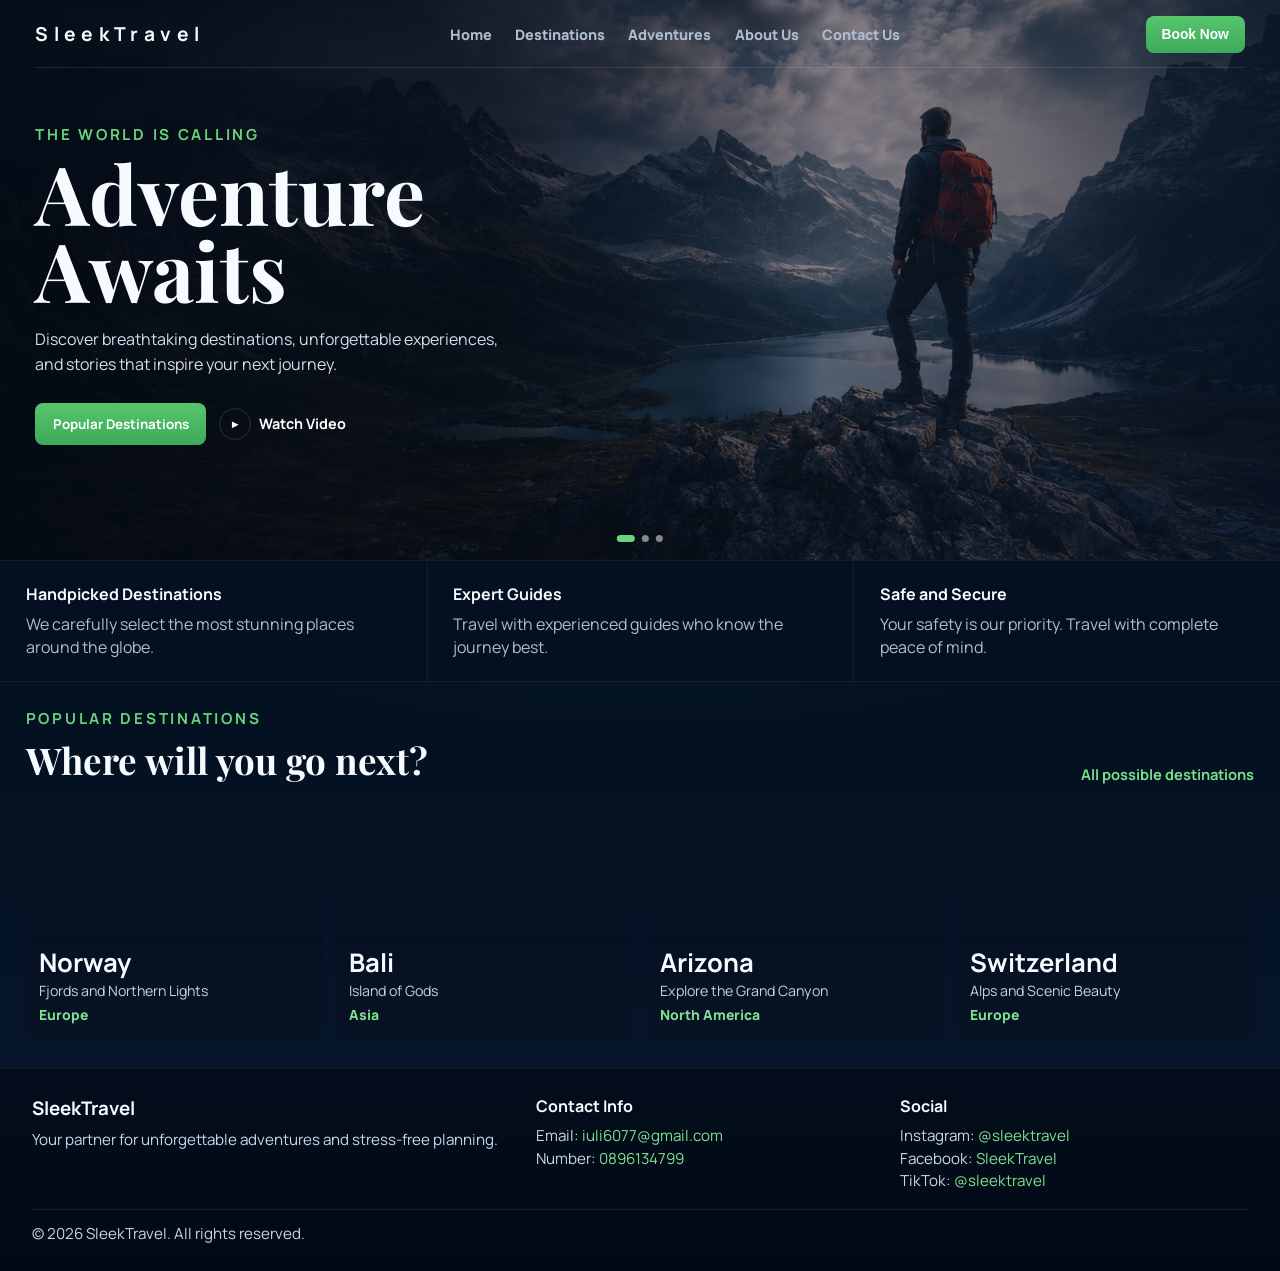
<file: index.html>
<!DOCTYPE html>
<html lang="en">
<head>
    <meta charset="UTF-8" />
    <meta name="viewport" content="width=device-width, initial-scale=1.0" />
    <link rel="preconnect" href="https://fonts.googleapis.com" />
    <link rel="preconnect" href="https://fonts.gstatic.com" crossorigin />
    <link href="https://fonts.googleapis.com/css2?family=Manrope:wght@400;500;600;700&family=Playfair+Display:wght@700;800&display=swap" rel="stylesheet" />
    <title>Sleektravel</title>
    <link rel="stylesheet" href="style.css" />
</head>
<body>
    <main class="page-wrap">
        <section class="hero" id="home">
            <header class="top-nav">
                <h1 class="logo">SleekTravel</h1>
                <ul class="nav-links">
                    <li><a href="#home">Home</a></li>
                    <li><a href="destinations.html">Destinations</a></li>
                    <li><a href="adventures.html">Adventures</a></li>
                    <li><a href="about.html">About Us</a></li>
                    <li><a href="#footer-contact">Contact Us</a></li>
                </ul>
                <button class="book-btn" type="button">Book Now</button>
            </header>

            <div class="hero-content">
                <p class="hero-kicker">THE WORLD IS CALLING</p>
                <h2>Adventure<br />Awaits</h2>
                <p class="hero-copy">
                    Discover breathtaking destinations, unforgettable experiences,
                    and stories that inspire your next journey.
                </p>
                <div class="hero-actions">
                    <a href="#destinations"><button class="primary-btn" type="button">Popular Destinations</button></a>
                    <button class="ghost-btn" type="button">
                        <span class="play-icon" aria-hidden="true">&#9658;</span>
                        Watch Video
                    </button>
                </div>
            </div>

            <div class="hero-dots" aria-label="hero slider indicator">
                <button class="dot active" type="button" aria-label="Slide 1"></button>
                <button class="dot" type="button" aria-label="Slide 2"></button>
                <button class="dot" type="button" aria-label="Slide 3"></button>
            </div>
        </section>

        <section class="feature-strip" aria-label="Why travel with us">
            <article class="feature-item">
                <h3>Handpicked Destinations</h3>
                <p>We carefully select the most stunning places around the globe.</p>
            </article>
            <article class="feature-item">
                <h3>Expert Guides</h3>
                <p>Travel with experienced guides who know the journey best.</p>
            </article>
            <article class="feature-item">
                <h3>Safe and Secure</h3>
                <p>Your safety is our priority. Travel with complete peace of mind.</p>
            </article>
        </section>

        <section class="destinations" id="destinations">
            <div class="section-head">
                <div>
                    <p class="hero-kicker">POPULAR DESTINATIONS</p>
                    <h3>Where will you go next?</h3>
                </div>
                <a class="view-all" href="destinations.html">All possible destinations</a>
            </div>

            <div class="card-grid">
                <article class="place-card card-1">
                    <div class="card-overlay">
                        <h4>Norway</h4>
                        <p>Fjords and Northern Lights</p>
                        <span>Europe</span>
                    </div>
                </article>
                <article class="place-card card-2">
                    <div class="card-overlay">
                        <h4>Bali</h4>
                        <p>Island of Gods</p>
                        <span>Asia</span>
                    </div>
                </article>
                <article class="place-card card-3">
                    <div class="card-overlay">
                        <h4>Arizona</h4>
                        <p>Explore the Grand Canyon</p>
                        <span>North America</span>
                    </div>
                </article>
                <article class="place-card card-4">
                    <div class="card-overlay">
                        <h4>Switzerland</h4>
                        <p>Alps and Scenic Beauty</p>
                        <span>Europe</span>
                    </div>
                </article>
            </div>
        </section>
    </main>
    <footer id="footer-contact" class="site-footer">
        <div class="footer-grid">
            <div>
                <h3>SleekTravel</h3>
                <p>Your partner for unforgettable adventures and stress-free planning.</p>
            </div>
            <div>
                <h4>Contact Info</h4>
                <p>Email: <a href="mailto:iuli6077@gmail.com">iuli6077@gmail.com</a></p>
                <p>Number: <a href="tel:0896134799">0896134799</a></p>
            </div>
            <div>
                <h4>Social</h4>
                <p>Instagram: <a href="https://instagram.com/sleektravel" target="_blank" rel="noopener noreferrer">@sleektravel</a></p>
                <p>Facebook: <a href="https://facebook.com/sleektravel" target="_blank" rel="noopener noreferrer">SleekTravel</a></p>
                <p>TikTok: <a href="https://tiktok.com/@sleektravel" target="_blank" rel="noopener noreferrer">@sleektravel</a></p>
            </div>
        </div>
        <p class="footer-note">© 2026 SleekTravel. All rights reserved.</p>
    </footer>
	<script src="script.js"></script>
</body>
</html>
</file>
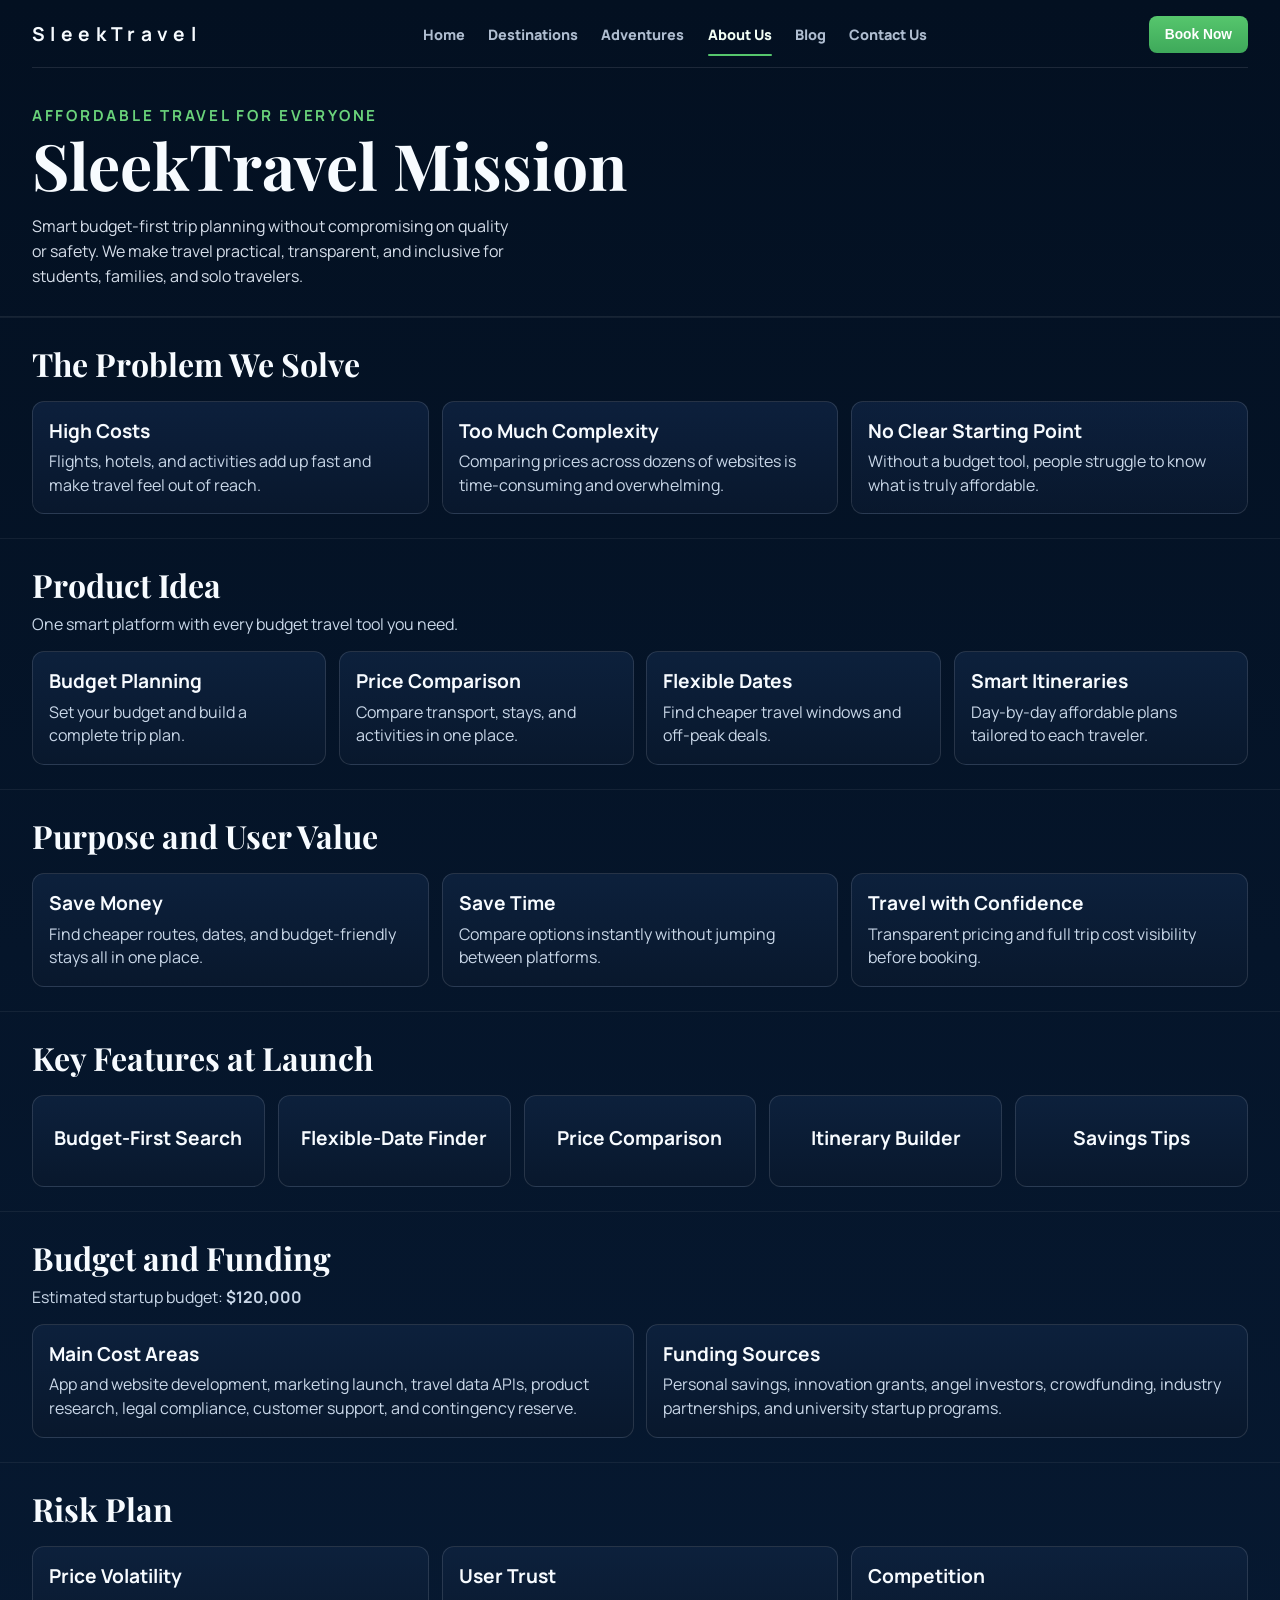
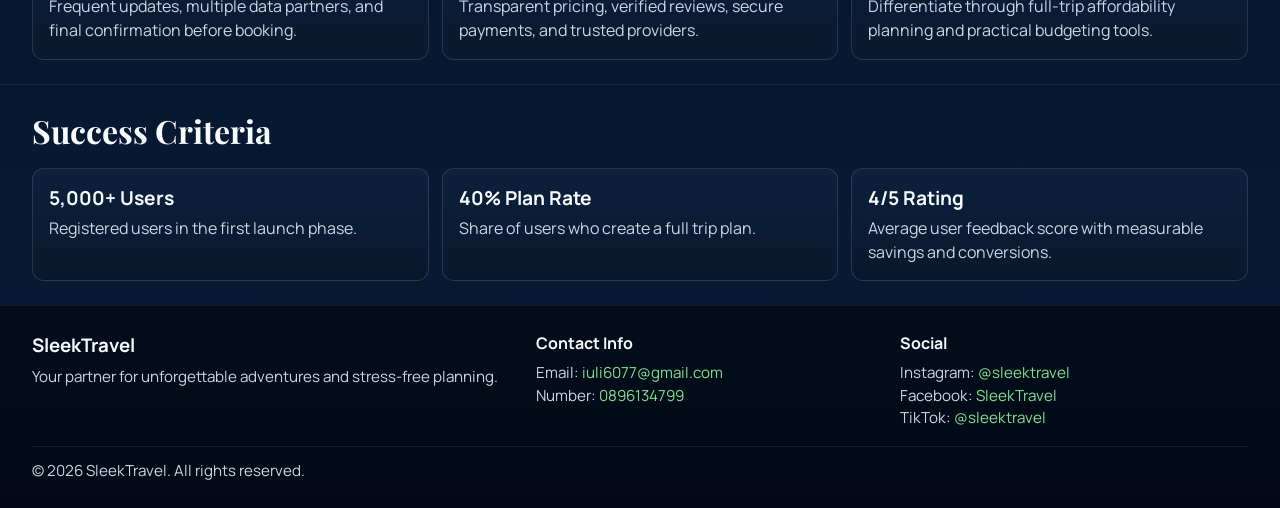
<file: about.html>
<!DOCTYPE html>
<html lang="en">
<head>
    <meta charset="UTF-8" />
    <meta name="viewport" content="width=device-width, initial-scale=1.0" />
    <link rel="preconnect" href="https://fonts.googleapis.com" />
    <link rel="preconnect" href="https://fonts.gstatic.com" crossorigin />
    <link href="https://fonts.googleapis.com/css2?family=Manrope:wght@400;500;600;700&family=Playfair+Display:wght@700;800&display=swap" rel="stylesheet" />
    <title>About SleekTravel</title>
    <link rel="stylesheet" href="style.css" />
</head>
<body>
    <main class="page-wrap about-page-wrap">
        <section class="about-hero" id="about-top">
            <header class="top-nav">
                <h1 class="logo">SleekTravel</h1>
                <ul class="nav-links">
                    <li><a href="index.html">Home</a></li>
                    <li><a href="destinations.html">Destinations</a></li>
                    <li><a href="adventures.html">Adventures</a></li>
                    <li><a class="active" href="about.html">About Us</a></li>
                    <li><a href="#">Blog</a></li>
                    <li><a href="#footer-contact">Contact Us</a></li>
                </ul>
                <button class="book-btn" type="button">Book Now</button>
            </header>

            <div class="about-hero-content">
                <p class="hero-kicker">AFFORDABLE TRAVEL FOR EVERYONE</p>
                <h2>SleekTravel Mission</h2>
                <p class="hero-copy">
                    Smart budget-first trip planning without compromising on quality or safety.
                    We make travel practical, transparent, and inclusive for students, families,
                    and solo travelers.
                </p>
            </div>
        </section>

        <section class="about-section">
            <h3>The Problem We Solve</h3>
            <div class="about-grid three">
                <article class="about-card">
                    <h4>High Costs</h4>
                    <p>Flights, hotels, and activities add up fast and make travel feel out of reach.</p>
                </article>
                <article class="about-card">
                    <h4>Too Much Complexity</h4>
                    <p>Comparing prices across dozens of websites is time-consuming and overwhelming.</p>
                </article>
                <article class="about-card">
                    <h4>No Clear Starting Point</h4>
                    <p>Without a budget tool, people struggle to know what is truly affordable.</p>
                </article>
            </div>
        </section>

        <section class="about-section">
            <h3>Product Idea</h3>
            <p class="about-lead">One smart platform with every budget travel tool you need.</p>
            <div class="about-grid four">
                <article class="about-card">
                    <h4>Budget Planning</h4>
                    <p>Set your budget and build a complete trip plan.</p>
                </article>
                <article class="about-card">
                    <h4>Price Comparison</h4>
                    <p>Compare transport, stays, and activities in one place.</p>
                </article>
                <article class="about-card">
                    <h4>Flexible Dates</h4>
                    <p>Find cheaper travel windows and off-peak deals.</p>
                </article>
                <article class="about-card">
                    <h4>Smart Itineraries</h4>
                    <p>Day-by-day affordable plans tailored to each traveler.</p>
                </article>
            </div>
        </section>

        <section class="about-section">
            <h3>Purpose and User Value</h3>
            <div class="about-grid three">
                <article class="about-card">
                    <h4>Save Money</h4>
                    <p>Find cheaper routes, dates, and budget-friendly stays all in one place.</p>
                </article>
                <article class="about-card">
                    <h4>Save Time</h4>
                    <p>Compare options instantly without jumping between platforms.</p>
                </article>
                <article class="about-card">
                    <h4>Travel with Confidence</h4>
                    <p>Transparent pricing and full trip cost visibility before booking.</p>
                </article>
            </div>
        </section>

        <section class="about-section">
            <h3>Key Features at Launch</h3>
            <div class="about-grid five">
                <article class="about-card small">
                    <h4>Budget-First Search</h4>
                </article>
                <article class="about-card small">
                    <h4>Flexible-Date Finder</h4>
                </article>
                <article class="about-card small">
                    <h4>Price Comparison</h4>
                </article>
                <article class="about-card small">
                    <h4>Itinerary Builder</h4>
                </article>
                <article class="about-card small">
                    <h4>Savings Tips</h4>
                </article>
            </div>
        </section>

        <section class="about-section">
            <h3>Budget and Funding</h3>
            <p class="about-lead">Estimated startup budget: <strong>$120,000</strong></p>
            <div class="about-grid two">
                <article class="about-card">
                    <h4>Main Cost Areas</h4>
                    <p>App and website development, marketing launch, travel data APIs, product research, legal compliance, customer support, and contingency reserve.</p>
                </article>
                <article class="about-card">
                    <h4>Funding Sources</h4>
                    <p>Personal savings, innovation grants, angel investors, crowdfunding, industry partnerships, and university startup programs.</p>
                </article>
            </div>
        </section>

        <section class="about-section">
            <h3>Risk Plan</h3>
            <div class="about-grid three">
                <article class="about-card">
                    <h4>Price Volatility</h4>
                    <p>Frequent updates, multiple data partners, and final confirmation before booking.</p>
                </article>
                <article class="about-card">
                    <h4>User Trust</h4>
                    <p>Transparent pricing, verified reviews, secure payments, and trusted providers.</p>
                </article>
                <article class="about-card">
                    <h4>Competition</h4>
                    <p>Differentiate through full-trip affordability planning and practical budgeting tools.</p>
                </article>
            </div>
        </section>

        <section class="about-section">
            <h3>Success Criteria</h3>
            <div class="about-grid three">
                <article class="about-card">
                    <h4>5,000+ Users</h4>
                    <p>Registered users in the first launch phase.</p>
                </article>
                <article class="about-card">
                    <h4>40% Plan Rate</h4>
                    <p>Share of users who create a full trip plan.</p>
                </article>
                <article class="about-card">
                    <h4>4/5 Rating</h4>
                    <p>Average user feedback score with measurable savings and conversions.</p>
                </article>
            </div>
        </section>
    </main>

    <footer id="footer-contact" class="site-footer">
        <div class="footer-grid">
            <div>
                <h3>SleekTravel</h3>
                <p>Your partner for unforgettable adventures and stress-free planning.</p>
            </div>
            <div>
                <h4>Contact Info</h4>
                <p>Email: <a href="mailto:iuli6077@gmail.com">iuli6077@gmail.com</a></p>
                <p>Number: <a href="tel:0896134799">0896134799</a></p>
            </div>
            <div>
                <h4>Social</h4>
                <p>Instagram: <a href="https://instagram.com/sleektravel" target="_blank" rel="noopener noreferrer">@sleektravel</a></p>
                <p>Facebook: <a href="https://facebook.com/sleektravel" target="_blank" rel="noopener noreferrer">SleekTravel</a></p>
                <p>TikTok: <a href="https://tiktok.com/@sleektravel" target="_blank" rel="noopener noreferrer">@sleektravel</a></p>
            </div>
        </div>
        <p class="footer-note">© 2026 SleekTravel. All rights reserved.</p>
    </footer>

    <script src="script.js"></script>
</body>
</html>
</file>
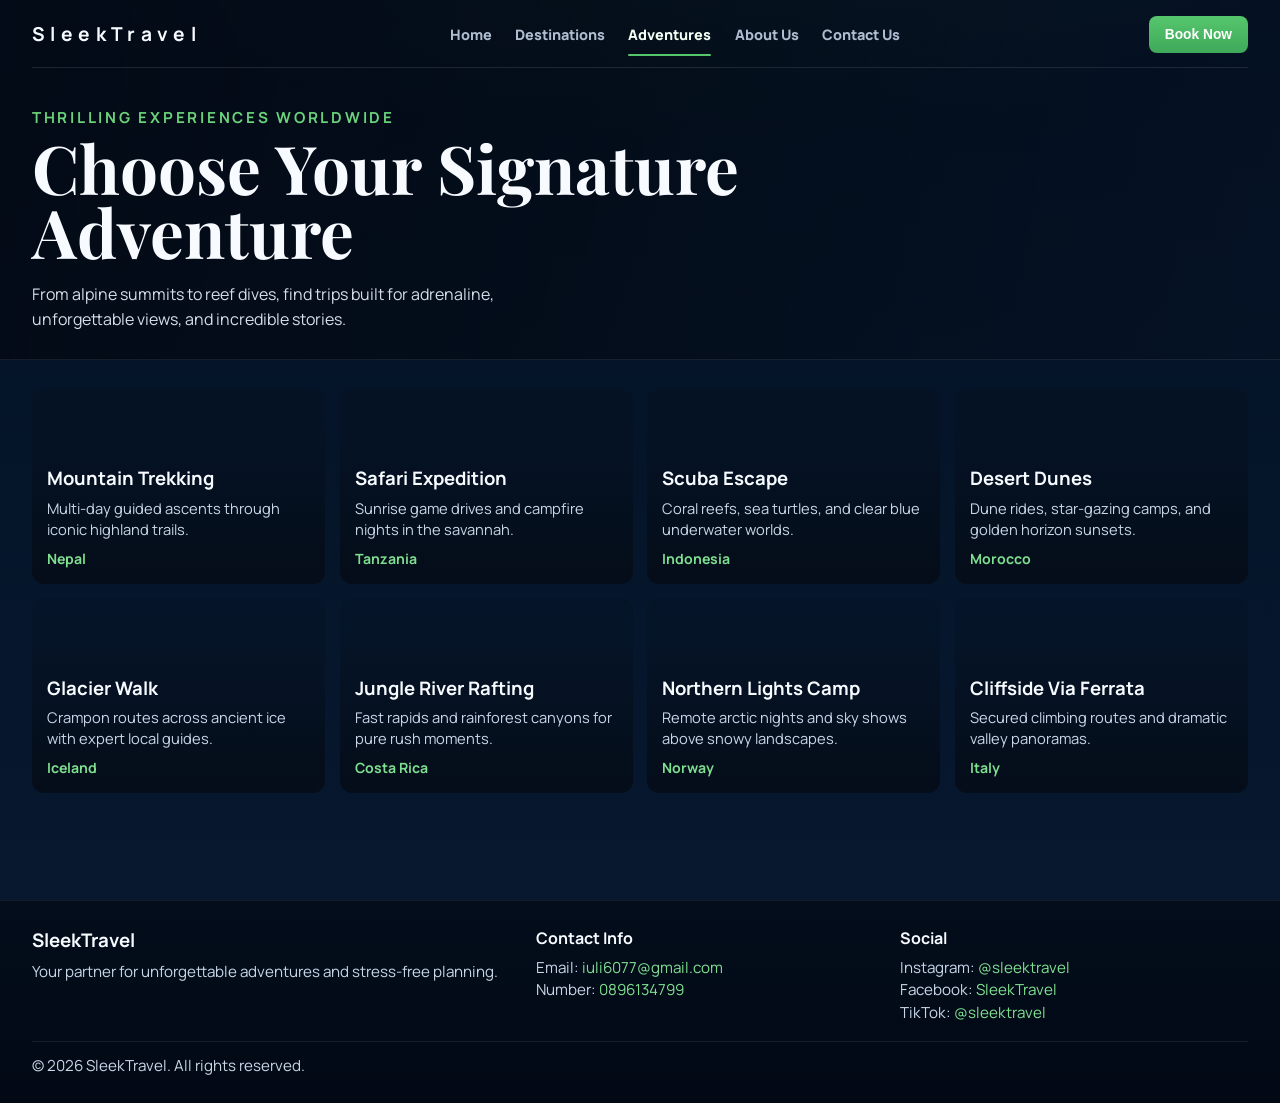
<file: adventures.html>
<!DOCTYPE html>
<html lang="en">
<head>
    <meta charset="UTF-8" />
    <meta name="viewport" content="width=device-width, initial-scale=1.0" />
    <link rel="preconnect" href="https://fonts.googleapis.com" />
    <link rel="preconnect" href="https://fonts.gstatic.com" crossorigin />
    <link href="https://fonts.googleapis.com/css2?family=Manrope:wght@400;500;600;700&family=Playfair+Display:wght@700;800&display=swap" rel="stylesheet" />
    <title>SleekTravel Adventures</title>
    <link rel="stylesheet" href="style.css" />
</head>
<body>
    <main class="page-wrap adventures-page-wrap">
        <section class="adventures-hero">
            <header class="top-nav">
                <h1 class="logo">SleekTravel</h1>
                <ul class="nav-links">
                    <li><a href="index.html">Home</a></li>
                    <li><a href="destinations.html">Destinations</a></li>
                    <li><a class="active" href="adventures.html">Adventures</a></li>
                    <li><a href="about.html">About Us</a></li>
                    <li><a href="#footer-contact">Contact Us</a></li>
                </ul>
                <button class="book-btn" type="button">Book Now</button>
            </header>

            <div class="adventures-hero-content">
                <p class="hero-kicker">THRILLING EXPERIENCES WORLDWIDE</p>
                <h2>Choose Your Signature Adventure</h2>
                <p class="hero-copy">
                    From alpine summits to reef dives, find trips built for adrenaline,
                    unforgettable views, and incredible stories.
                </p>
            </div>
        </section>

        <section class="adventures-listing" aria-label="Adventure experiences">
            <div class="adventures-grid">
                <article class="adventure-tile at-1">
                    <h3>Mountain Trekking</h3>
                    <p>Multi-day guided ascents through iconic highland trails.</p>
                    <span>Nepal</span>
                </article>
                <article class="adventure-tile at-2">
                    <h3>Safari Expedition</h3>
                    <p>Sunrise game drives and campfire nights in the savannah.</p>
                    <span>Tanzania</span>
                </article>
                <article class="adventure-tile at-3">
                    <h3>Scuba Escape</h3>
                    <p>Coral reefs, sea turtles, and clear blue underwater worlds.</p>
                    <span>Indonesia</span>
                </article>
                <article class="adventure-tile at-4">
                    <h3>Desert Dunes</h3>
                    <p>Dune rides, star-gazing camps, and golden horizon sunsets.</p>
                    <span>Morocco</span>
                </article>
                <article class="adventure-tile at-5">
                    <h3>Glacier Walk</h3>
                    <p>Crampon routes across ancient ice with expert local guides.</p>
                    <span>Iceland</span>
                </article>
                <article class="adventure-tile at-6">
                    <h3>Jungle River Rafting</h3>
                    <p>Fast rapids and rainforest canyons for pure rush moments.</p>
                    <span>Costa Rica</span>
                </article>
                <article class="adventure-tile at-7">
                    <h3>Northern Lights Camp</h3>
                    <p>Remote arctic nights and sky shows above snowy landscapes.</p>
                    <span>Norway</span>
                </article>
                <article class="adventure-tile at-8">
                    <h3>Cliffside Via Ferrata</h3>
                    <p>Secured climbing routes and dramatic valley panoramas.</p>
                    <span>Italy</span>
                </article>
            </div>
        </section>
    </main>

    <footer id="footer-contact" class="site-footer">
        <div class="footer-grid">
            <div>
                <h3>SleekTravel</h3>
                <p>Your partner for unforgettable adventures and stress-free planning.</p>
            </div>
            <div>
                <h4>Contact Info</h4>
                <p>Email: <a href="mailto:iuli6077@gmail.com">iuli6077@gmail.com</a></p>
                <p>Number: <a href="tel:0896134799">0896134799</a></p>
            </div>
            <div>
                <h4>Social</h4>
                <p>Instagram: <a href="https://instagram.com/sleektravel" target="_blank" rel="noopener noreferrer">@sleektravel</a></p>
                <p>Facebook: <a href="https://facebook.com/sleektravel" target="_blank" rel="noopener noreferrer">SleekTravel</a></p>
                <p>TikTok: <a href="https://tiktok.com/@sleektravel" target="_blank" rel="noopener noreferrer">@sleektravel</a></p>
            </div>
        </div>
        <p class="footer-note">© 2026 SleekTravel. All rights reserved.</p>
    </footer>

    <script src="script.js"></script>
</body>
</html>
</file>
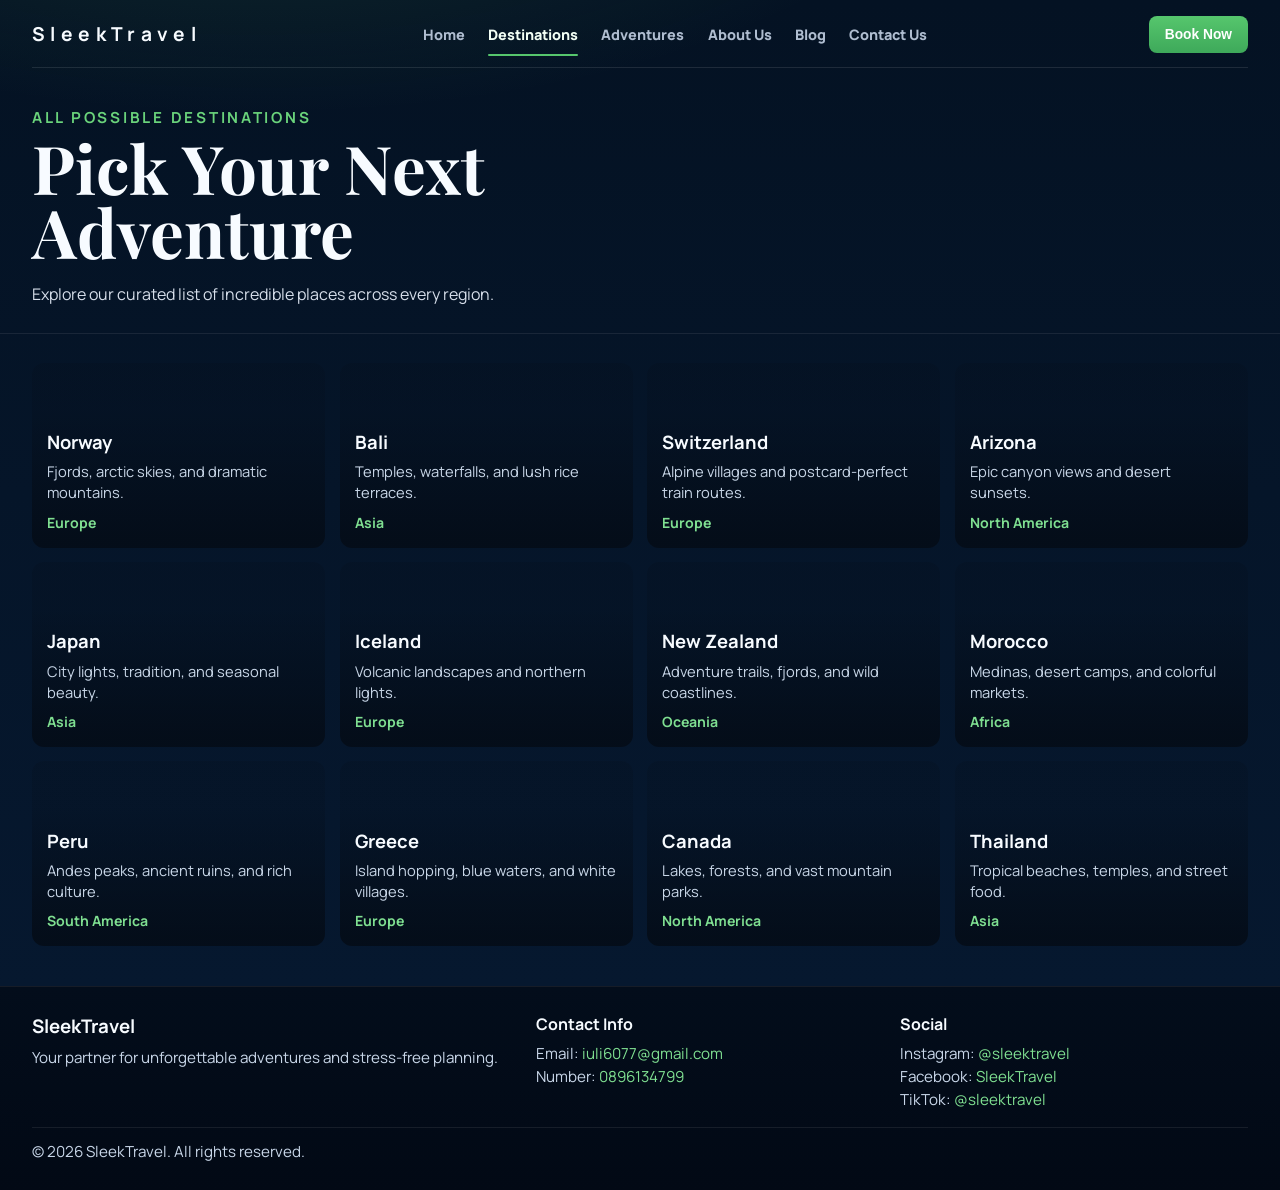
<file: destinations.html>
<!DOCTYPE html>
<html lang="en">
<head>
    <meta charset="UTF-8" />
    <meta name="viewport" content="width=device-width, initial-scale=1.0" />
    <link rel="preconnect" href="https://fonts.googleapis.com" />
    <link rel="preconnect" href="https://fonts.gstatic.com" crossorigin />
    <link href="https://fonts.googleapis.com/css2?family=Manrope:wght@400;500;600;700&family=Playfair+Display:wght@700;800&display=swap" rel="stylesheet" />
    <title>SleekTravel Destinations</title>
    <link rel="stylesheet" href="style.css" />
</head>
<body>
    <main class="page-wrap destinations-page-wrap">
        <section class="destinations-hero">
            <header class="top-nav">
                <h1 class="logo">SleekTravel</h1>
                <ul class="nav-links">
                    <li><a href="index.html">Home</a></li>
                    <li><a class="active" href="destinations.html">Destinations</a></li>
                    <li><a href="adventures.html">Adventures</a></li>
                    <li><a href="about.html">About Us</a></li>
                    <li><a href="#">Blog</a></li>
                    <li><a href="#footer-contact">Contact Us</a></li>
                </ul>
                <button class="book-btn" type="button">Book Now</button>
            </header>

            <div class="destinations-hero-content">
                <p class="hero-kicker">ALL POSSIBLE DESTINATIONS</p>
                <h2>Pick Your Next Adventure</h2>
                <p class="hero-copy">
                    Explore our curated list of incredible places across every region.
                </p>
            </div>
        </section>

        <section class="destinations-listing">
            <div class="destinations-grid">
                <article class="destination-tile dt-1">
                    <h3>Norway</h3>
                    <p>Fjords, arctic skies, and dramatic mountains.</p>
                    <span>Europe</span>
                </article>
                <article class="destination-tile dt-2">
                    <h3>Bali</h3>
                    <p>Temples, waterfalls, and lush rice terraces.</p>
                    <span>Asia</span>
                </article>
                <article class="destination-tile dt-3">
                    <h3>Switzerland</h3>
                    <p>Alpine villages and postcard-perfect train routes.</p>
                    <span>Europe</span>
                </article>
                <article class="destination-tile dt-4">
                    <h3>Arizona</h3>
                    <p>Epic canyon views and desert sunsets.</p>
                    <span>North America</span>
                </article>
                <article class="destination-tile dt-5">
                    <h3>Japan</h3>
                    <p>City lights, tradition, and seasonal beauty.</p>
                    <span>Asia</span>
                </article>
                <article class="destination-tile dt-6">
                    <h3>Iceland</h3>
                    <p>Volcanic landscapes and northern lights.</p>
                    <span>Europe</span>
                </article>
                <article class="destination-tile dt-7">
                    <h3>New Zealand</h3>
                    <p>Adventure trails, fjords, and wild coastlines.</p>
                    <span>Oceania</span>
                </article>
                <article class="destination-tile dt-8">
                    <h3>Morocco</h3>
                    <p>Medinas, desert camps, and colorful markets.</p>
                    <span>Africa</span>
                </article>
                <article class="destination-tile dt-9">
                    <h3>Peru</h3>
                    <p>Andes peaks, ancient ruins, and rich culture.</p>
                    <span>South America</span>
                </article>
                <article class="destination-tile dt-10">
                    <h3>Greece</h3>
                    <p>Island hopping, blue waters, and white villages.</p>
                    <span>Europe</span>
                </article>
                <article class="destination-tile dt-11">
                    <h3>Canada</h3>
                    <p>Lakes, forests, and vast mountain parks.</p>
                    <span>North America</span>
                </article>
                <article class="destination-tile dt-12">
                    <h3>Thailand</h3>
                    <p>Tropical beaches, temples, and street food.</p>
                    <span>Asia</span>
                </article>
            </div>
        </section>
    </main>
    <footer id="footer-contact" class="site-footer">
        <div class="footer-grid">
            <div>
                <h3>SleekTravel</h3>
                <p>Your partner for unforgettable adventures and stress-free planning.</p>
            </div>
            <div>
                <h4>Contact Info</h4>
                <p>Email: <a href="mailto:iuli6077@gmail.com">iuli6077@gmail.com</a></p>
                <p>Number: <a href="tel:0896134799">0896134799</a></p>
            </div>
            <div>
                <h4>Social</h4>
                <p>Instagram: <a href="https://instagram.com/sleektravel" target="_blank" rel="noopener noreferrer">@sleektravel</a></p>
                <p>Facebook: <a href="https://facebook.com/sleektravel" target="_blank" rel="noopener noreferrer">SleekTravel</a></p>
                <p>TikTok: <a href="https://tiktok.com/@sleektravel" target="_blank" rel="noopener noreferrer">@sleektravel</a></p>
            </div>
        </div>
        <p class="footer-note">© 2026 SleekTravel. All rights reserved.</p>
    </footer>
    <script src="script.js"></script>
</body>
</html>
</file>
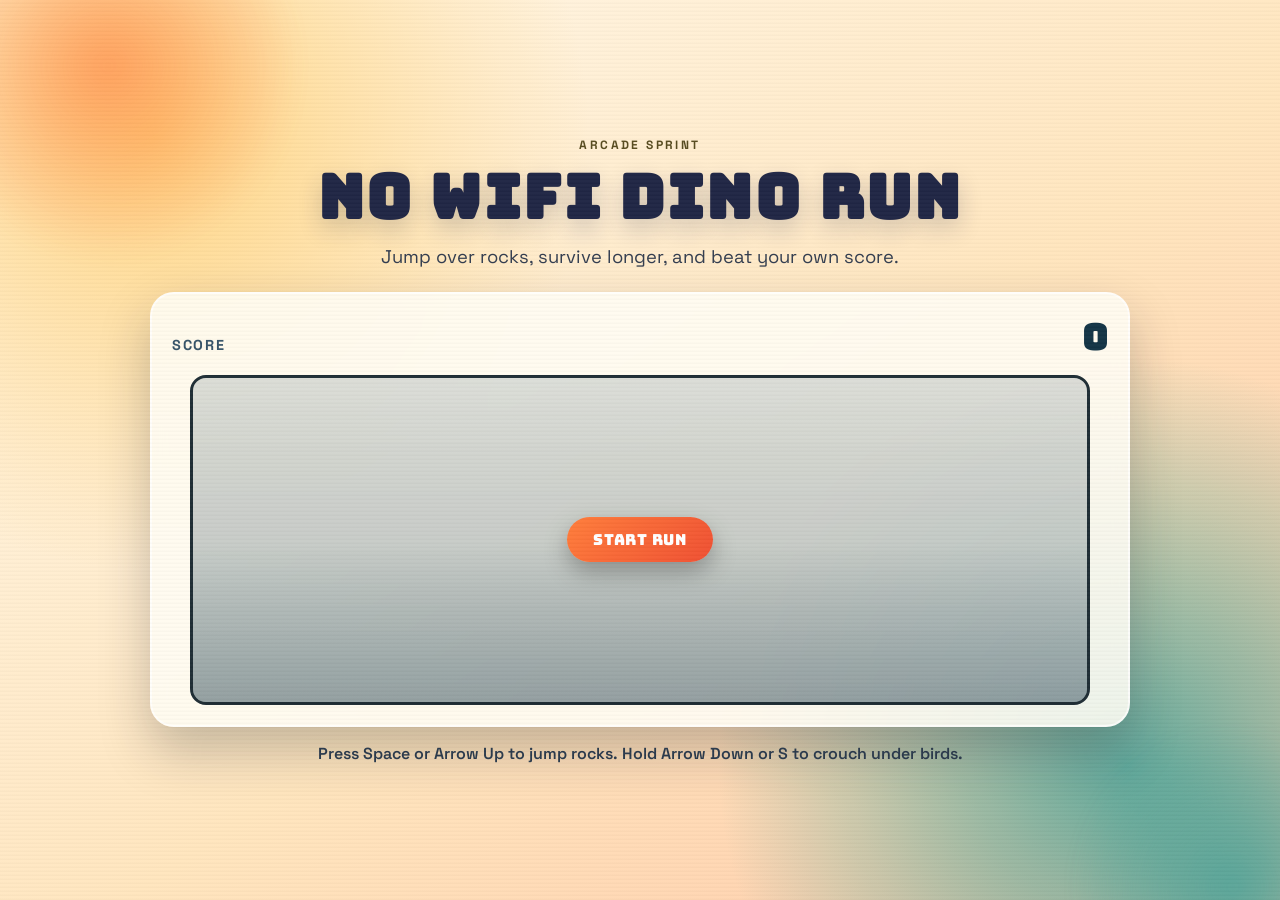
<file: Yuliyan/no wifi dinosaur game/dinogame.html>
<!DOCTYPE html>
<html lang="en">
<head>
    <meta charset="UTF-8">
    <meta name="viewport" content="width=device-width, initial-scale=1.0">
    <title>No WiFi Dinosaur Game</title>
    <link rel="preconnect" href="https://fonts.googleapis.com">
    <link rel="preconnect" href="https://fonts.gstatic.com" crossorigin>
    <link href="https://fonts.googleapis.com/css2?family=Bungee&family=Space+Grotesk:wght@400;600;700&display=swap" rel="stylesheet">
    <link rel="stylesheet" href="style.css">
</head>
<body>
    <div class="ambient ambient-one"></div>
    <div class="ambient ambient-two"></div>

    <main class="page">
        <header class="hero">
            <p class="eyebrow">Arcade Sprint</p>
            <h1>No WiFi Dino Run</h1>
            <p class="tagline">Jump over rocks, survive longer, and beat your own score.</p>
        </header>

        <section class="game-shell" aria-label="Dinosaur running game">
            <div class="hud">
                <p class="score-label">Score</p>
                <h2 id="score">0</h2>
            </div>
            <div id="game">
                <div id="start-overlay">
                    <button id="start-button" type="button">Start Run</button>
                </div>
                <div id="dino"></div>
                <div id="rock"></div>
                <div id="bird"></div>
            </div>
        </section>

        <p class="controls">Press Space or Arrow Up to jump rocks. Hold Arrow Down or S to crouch under birds.</p>
    </main>

    <div class="scanline" aria-hidden="true"></div>

    <script src="script.js"></script>
</body>
</html>
</file>
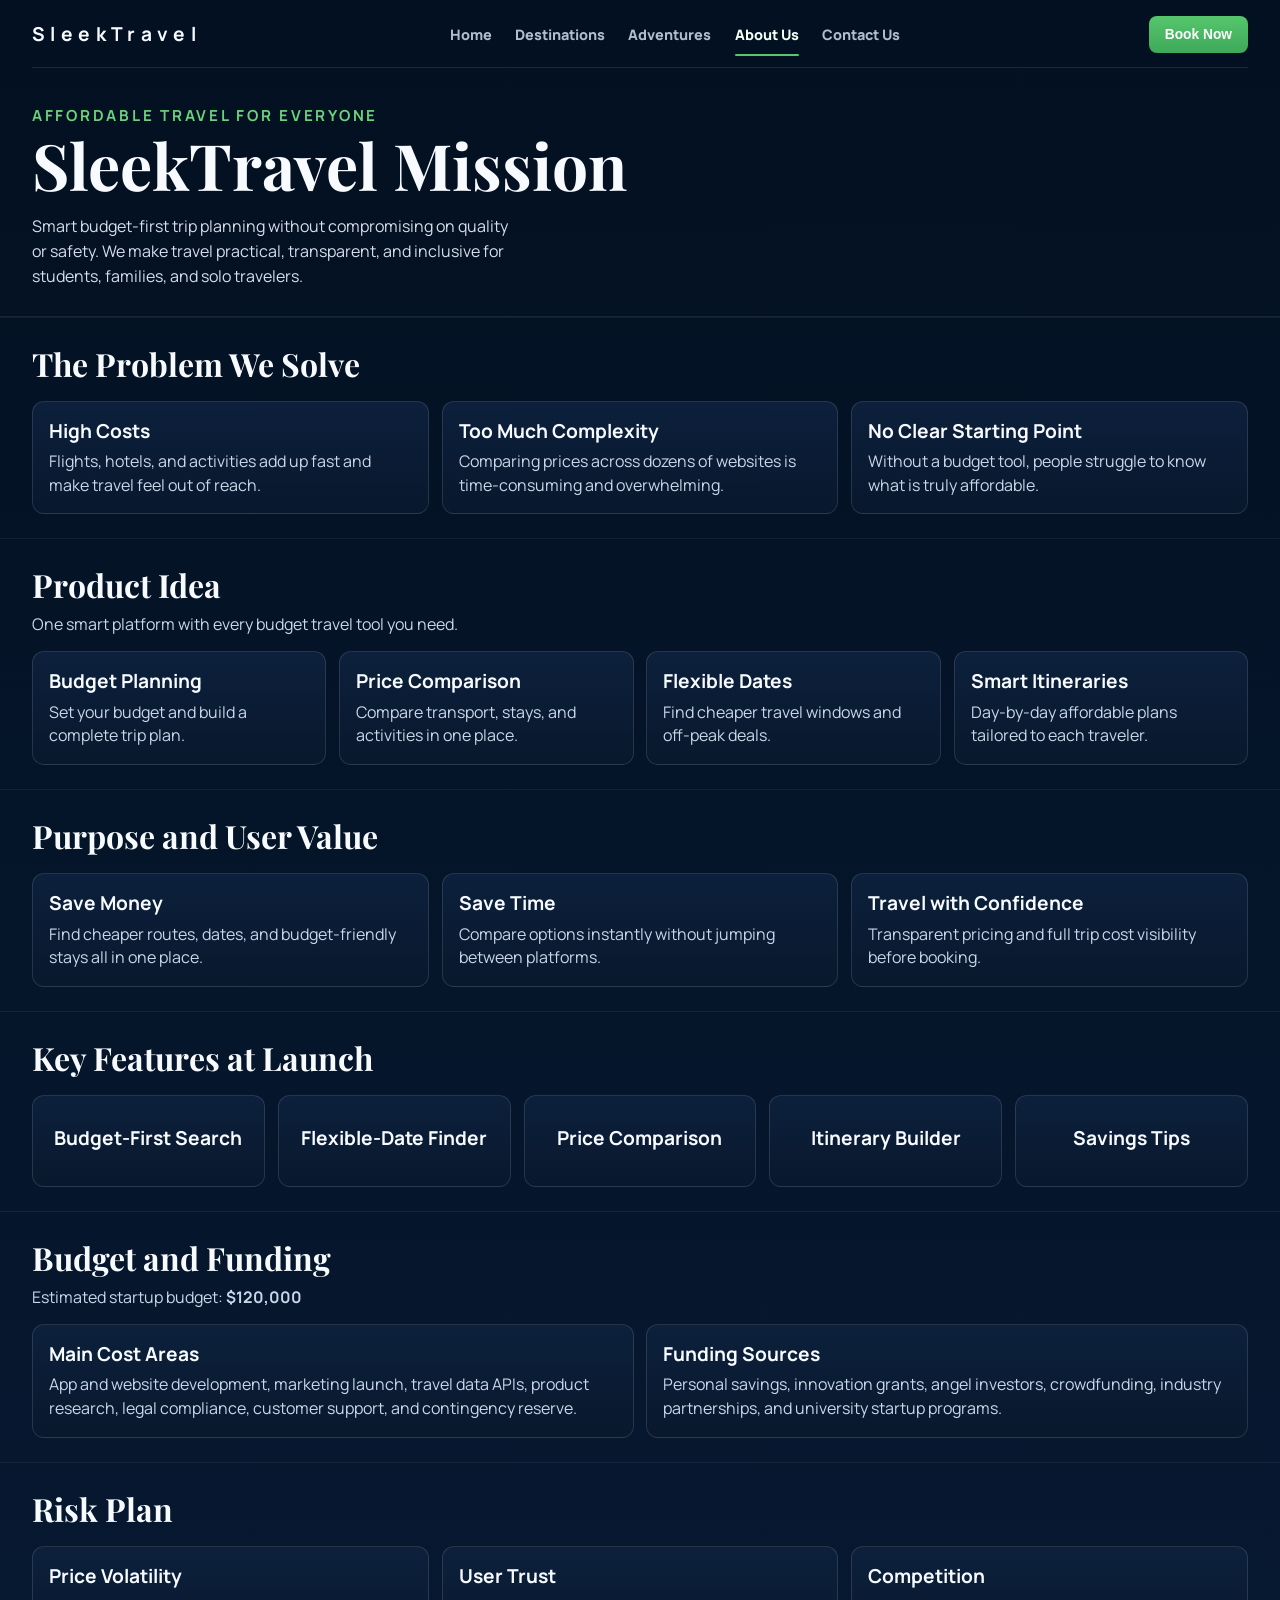
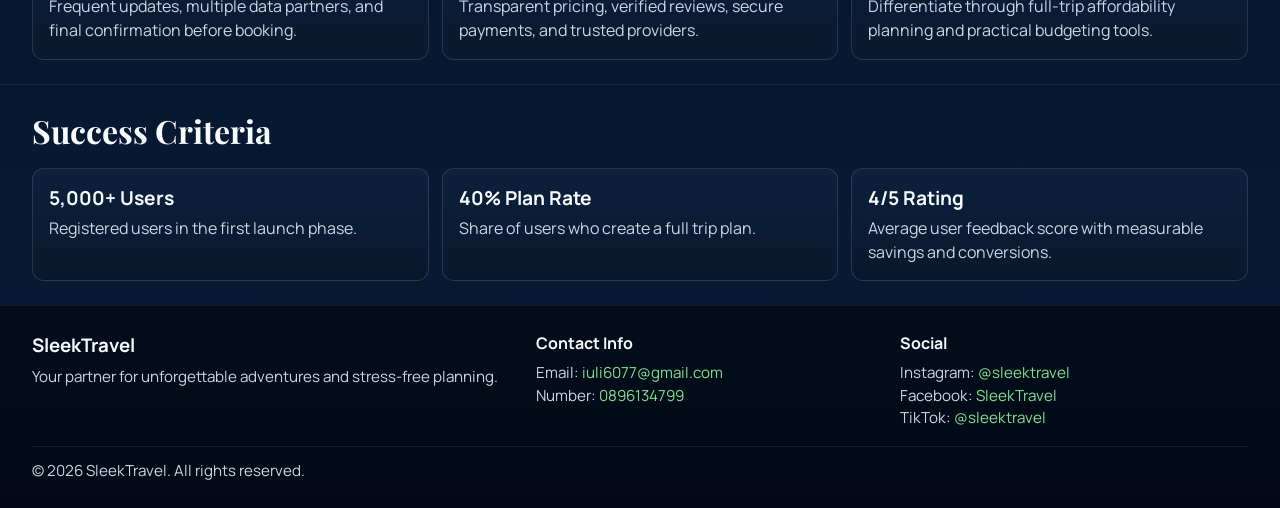
<file: Yuliyan/Sleektravel/about.html>
<!DOCTYPE html>
<html lang="en">
<head>
    <meta charset="UTF-8" />
    <meta name="viewport" content="width=device-width, initial-scale=1.0" />
    <link rel="preconnect" href="https://fonts.googleapis.com" />
    <link rel="preconnect" href="https://fonts.gstatic.com" crossorigin />
    <link href="https://fonts.googleapis.com/css2?family=Manrope:wght@400;500;600;700&family=Playfair+Display:wght@700;800&display=swap" rel="stylesheet" />
    <title>About SleekTravel</title>
    <link rel="stylesheet" href="style.css" />
</head>
<body>
    <main class="page-wrap about-page-wrap">
        <section class="about-hero" id="about-top">
            <header class="top-nav">
                <h1 class="logo">SleekTravel</h1>
                <ul class="nav-links">
                    <li><a href="index.html">Home</a></li>
                    <li><a href="destinations.html">Destinations</a></li>
                    <li><a href="adventures.html">Adventures</a></li>
                    <li><a class="active" href="about.html">About Us</a></li>
                    <li><a href="#footer-contact">Contact Us</a></li>
                </ul>
                <button class="book-btn" type="button">Book Now</button>
            </header>

            <div class="about-hero-content">
                <p class="hero-kicker">AFFORDABLE TRAVEL FOR EVERYONE</p>
                <h2>SleekTravel Mission</h2>
                <p class="hero-copy">
                    Smart budget-first trip planning without compromising on quality or safety.
                    We make travel practical, transparent, and inclusive for students, families,
                    and solo travelers.
                </p>
            </div>
        </section>

        <section class="about-section">
            <h3>The Problem We Solve</h3>
            <div class="about-grid three">
                <article class="about-card">
                    <h4>High Costs</h4>
                    <p>Flights, hotels, and activities add up fast and make travel feel out of reach.</p>
                </article>
                <article class="about-card">
                    <h4>Too Much Complexity</h4>
                    <p>Comparing prices across dozens of websites is time-consuming and overwhelming.</p>
                </article>
                <article class="about-card">
                    <h4>No Clear Starting Point</h4>
                    <p>Without a budget tool, people struggle to know what is truly affordable.</p>
                </article>
            </div>
        </section>

        <section class="about-section">
            <h3>Product Idea</h3>
            <p class="about-lead">One smart platform with every budget travel tool you need.</p>
            <div class="about-grid four">
                <article class="about-card">
                    <h4>Budget Planning</h4>
                    <p>Set your budget and build a complete trip plan.</p>
                </article>
                <article class="about-card">
                    <h4>Price Comparison</h4>
                    <p>Compare transport, stays, and activities in one place.</p>
                </article>
                <article class="about-card">
                    <h4>Flexible Dates</h4>
                    <p>Find cheaper travel windows and off-peak deals.</p>
                </article>
                <article class="about-card">
                    <h4>Smart Itineraries</h4>
                    <p>Day-by-day affordable plans tailored to each traveler.</p>
                </article>
            </div>
        </section>

        <section class="about-section">
            <h3>Purpose and User Value</h3>
            <div class="about-grid three">
                <article class="about-card">
                    <h4>Save Money</h4>
                    <p>Find cheaper routes, dates, and budget-friendly stays all in one place.</p>
                </article>
                <article class="about-card">
                    <h4>Save Time</h4>
                    <p>Compare options instantly without jumping between platforms.</p>
                </article>
                <article class="about-card">
                    <h4>Travel with Confidence</h4>
                    <p>Transparent pricing and full trip cost visibility before booking.</p>
                </article>
            </div>
        </section>

        <section class="about-section">
            <h3>Key Features at Launch</h3>
            <div class="about-grid five">
                <article class="about-card small">
                    <h4>Budget-First Search</h4>
                </article>
                <article class="about-card small">
                    <h4>Flexible-Date Finder</h4>
                </article>
                <article class="about-card small">
                    <h4>Price Comparison</h4>
                </article>
                <article class="about-card small">
                    <h4>Itinerary Builder</h4>
                </article>
                <article class="about-card small">
                    <h4>Savings Tips</h4>
                </article>
            </div>
        </section>

        <section class="about-section">
            <h3>Budget and Funding</h3>
            <p class="about-lead">Estimated startup budget: <strong>$120,000</strong></p>
            <div class="about-grid two">
                <article class="about-card">
                    <h4>Main Cost Areas</h4>
                    <p>App and website development, marketing launch, travel data APIs, product research, legal compliance, customer support, and contingency reserve.</p>
                </article>
                <article class="about-card">
                    <h4>Funding Sources</h4>
                    <p>Personal savings, innovation grants, angel investors, crowdfunding, industry partnerships, and university startup programs.</p>
                </article>
            </div>
        </section>

        <section class="about-section">
            <h3>Risk Plan</h3>
            <div class="about-grid three">
                <article class="about-card">
                    <h4>Price Volatility</h4>
                    <p>Frequent updates, multiple data partners, and final confirmation before booking.</p>
                </article>
                <article class="about-card">
                    <h4>User Trust</h4>
                    <p>Transparent pricing, verified reviews, secure payments, and trusted providers.</p>
                </article>
                <article class="about-card">
                    <h4>Competition</h4>
                    <p>Differentiate through full-trip affordability planning and practical budgeting tools.</p>
                </article>
            </div>
        </section>

        <section class="about-section">
            <h3>Success Criteria</h3>
            <div class="about-grid three">
                <article class="about-card">
                    <h4>5,000+ Users</h4>
                    <p>Registered users in the first launch phase.</p>
                </article>
                <article class="about-card">
                    <h4>40% Plan Rate</h4>
                    <p>Share of users who create a full trip plan.</p>
                </article>
                <article class="about-card">
                    <h4>4/5 Rating</h4>
                    <p>Average user feedback score with measurable savings and conversions.</p>
                </article>
            </div>
        </section>
    </main>

    <footer id="footer-contact" class="site-footer">
        <div class="footer-grid">
            <div>
                <h3>SleekTravel</h3>
                <p>Your partner for unforgettable adventures and stress-free planning.</p>
            </div>
            <div>
                <h4>Contact Info</h4>
                <p>Email: <a href="mailto:iuli6077@gmail.com">iuli6077@gmail.com</a></p>
                <p>Number: <a href="tel:0896134799">0896134799</a></p>
            </div>
            <div>
                <h4>Social</h4>
                <p>Instagram: <a href="https://instagram.com/sleektravel" target="_blank" rel="noopener noreferrer">@sleektravel</a></p>
                <p>Facebook: <a href="https://facebook.com/sleektravel" target="_blank" rel="noopener noreferrer">SleekTravel</a></p>
                <p>TikTok: <a href="https://tiktok.com/@sleektravel" target="_blank" rel="noopener noreferrer">@sleektravel</a></p>
            </div>
        </div>
        <p class="footer-note">© 2026 SleekTravel. All rights reserved.</p>
    </footer>

    <script src="script.js"></script>
</body>
</html>
</file>
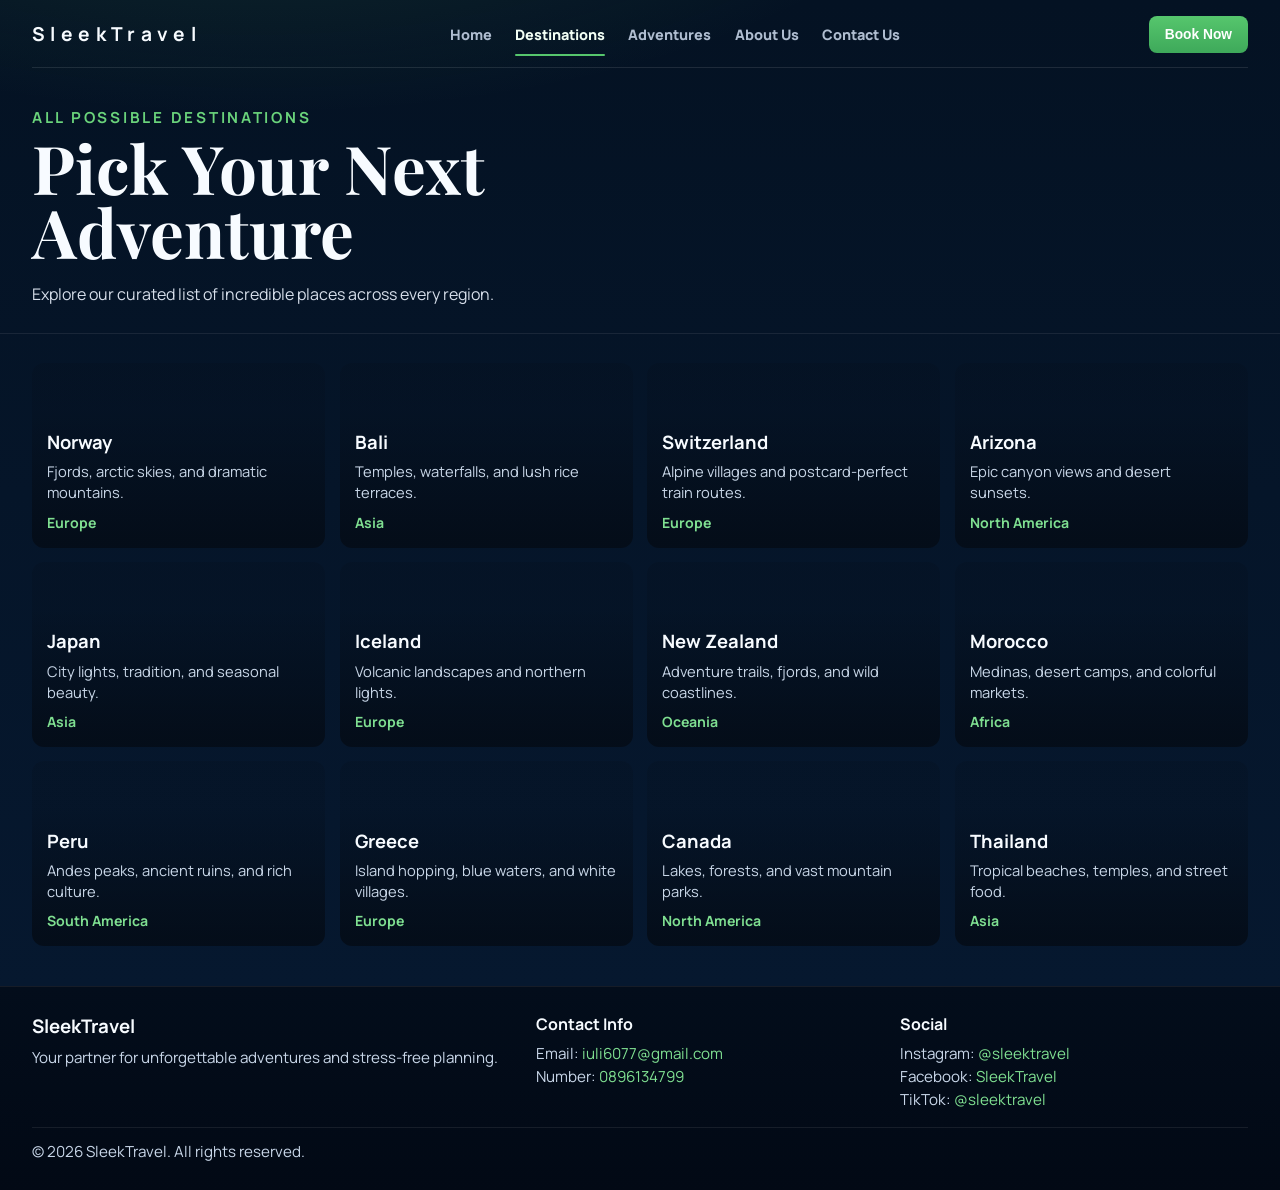
<file: Yuliyan/Sleektravel/destinations.html>
<!DOCTYPE html>
<html lang="en">
<head>
    <meta charset="UTF-8" />
    <meta name="viewport" content="width=device-width, initial-scale=1.0" />
    <link rel="preconnect" href="https://fonts.googleapis.com" />
    <link rel="preconnect" href="https://fonts.gstatic.com" crossorigin />
    <link href="https://fonts.googleapis.com/css2?family=Manrope:wght@400;500;600;700&family=Playfair+Display:wght@700;800&display=swap" rel="stylesheet" />
    <title>SleekTravel Destinations</title>
    <link rel="stylesheet" href="style.css" />
</head>
<body>
    <main class="page-wrap destinations-page-wrap">
        <section class="destinations-hero">
            <header class="top-nav">
                <h1 class="logo">SleekTravel</h1>
                <ul class="nav-links">
                    <li><a href="index.html">Home</a></li>
                    <li><a class="active" href="destinations.html">Destinations</a></li>
                    <li><a href="adventures.html">Adventures</a></li>
                    <li><a href="about.html">About Us</a></li>
                    <li><a href="#footer-contact">Contact Us</a></li>
                </ul>
                <button class="book-btn" type="button">Book Now</button>
            </header>

            <div class="destinations-hero-content">
                <p class="hero-kicker">ALL POSSIBLE DESTINATIONS</p>
                <h2>Pick Your Next Adventure</h2>
                <p class="hero-copy">
                    Explore our curated list of incredible places across every region.
                </p>
            </div>
        </section>

        <section class="destinations-listing">
            <div class="destinations-grid">
                <article class="destination-tile dt-1">
                    <h3>Norway</h3>
                    <p>Fjords, arctic skies, and dramatic mountains.</p>
                    <span>Europe</span>
                </article>
                <article class="destination-tile dt-2">
                    <h3>Bali</h3>
                    <p>Temples, waterfalls, and lush rice terraces.</p>
                    <span>Asia</span>
                </article>
                <article class="destination-tile dt-3">
                    <h3>Switzerland</h3>
                    <p>Alpine villages and postcard-perfect train routes.</p>
                    <span>Europe</span>
                </article>
                <article class="destination-tile dt-4">
                    <h3>Arizona</h3>
                    <p>Epic canyon views and desert sunsets.</p>
                    <span>North America</span>
                </article>
                <article class="destination-tile dt-5">
                    <h3>Japan</h3>
                    <p>City lights, tradition, and seasonal beauty.</p>
                    <span>Asia</span>
                </article>
                <article class="destination-tile dt-6">
                    <h3>Iceland</h3>
                    <p>Volcanic landscapes and northern lights.</p>
                    <span>Europe</span>
                </article>
                <article class="destination-tile dt-7">
                    <h3>New Zealand</h3>
                    <p>Adventure trails, fjords, and wild coastlines.</p>
                    <span>Oceania</span>
                </article>
                <article class="destination-tile dt-8">
                    <h3>Morocco</h3>
                    <p>Medinas, desert camps, and colorful markets.</p>
                    <span>Africa</span>
                </article>
                <article class="destination-tile dt-9">
                    <h3>Peru</h3>
                    <p>Andes peaks, ancient ruins, and rich culture.</p>
                    <span>South America</span>
                </article>
                <article class="destination-tile dt-10">
                    <h3>Greece</h3>
                    <p>Island hopping, blue waters, and white villages.</p>
                    <span>Europe</span>
                </article>
                <article class="destination-tile dt-11">
                    <h3>Canada</h3>
                    <p>Lakes, forests, and vast mountain parks.</p>
                    <span>North America</span>
                </article>
                <article class="destination-tile dt-12">
                    <h3>Thailand</h3>
                    <p>Tropical beaches, temples, and street food.</p>
                    <span>Asia</span>
                </article>
            </div>
        </section>
    </main>
    <footer id="footer-contact" class="site-footer">
        <div class="footer-grid">
            <div>
                <h3>SleekTravel</h3>
                <p>Your partner for unforgettable adventures and stress-free planning.</p>
            </div>
            <div>
                <h4>Contact Info</h4>
                <p>Email: <a href="mailto:iuli6077@gmail.com">iuli6077@gmail.com</a></p>
                <p>Number: <a href="tel:0896134799">0896134799</a></p>
            </div>
            <div>
                <h4>Social</h4>
                <p>Instagram: <a href="https://instagram.com/sleektravel" target="_blank" rel="noopener noreferrer">@sleektravel</a></p>
                <p>Facebook: <a href="https://facebook.com/sleektravel" target="_blank" rel="noopener noreferrer">SleekTravel</a></p>
                <p>TikTok: <a href="https://tiktok.com/@sleektravel" target="_blank" rel="noopener noreferrer">@sleektravel</a></p>
            </div>
        </div>
        <p class="footer-note">© 2026 SleekTravel. All rights reserved.</p>
    </footer>
    <script src="script.js"></script>
</body>
</html>
</file>
<file: style.css>
:root {
    --bg: #020b16;
    --bg-2: #051325;
    --ink: #f7fbff;
    --muted: #afbdd0;
    --line: rgba(255, 255, 255, 0.14);
    --glass: rgba(8, 20, 36, 0.68);
    --accent: #56c66d;
    --accent-2: #3ea95a;
    --card-shadow: 0 24px 56px rgba(0, 0, 0, 0.35);
    --hero-image: url("Images/Background.png");
}

* {
    margin: 0;
    padding: 0;
    box-sizing: border-box;
}

html {
    scroll-behavior: smooth;
}

body {
    min-height: 100vh;
    font-family: "Manrope", sans-serif;
    color: var(--ink);
    background:
        radial-gradient(1400px 600px at 50% -20%, rgba(57, 115, 219, 0.2), transparent 60%),
        linear-gradient(180deg, #020915 0%, #07172d 48%, #020a16 100%);
}

a {
    text-decoration: none;
    color: inherit;
}

ul {
    list-style: none;
}

.page-wrap {
    width: 100%;
    margin: 0;
    border-radius: 0;
    overflow: hidden;
    background: #061225;
    box-shadow: none;
    border: 0;
}

.hero {
    position: relative;
    min-height: 560px;
    padding: 1rem 2.2rem 1.5rem;
    background-image:
        linear-gradient(90deg, rgba(3, 10, 21, 0.92) 0%, rgba(3, 10, 21, 0.78) 38%, rgba(6, 18, 38, 0.4) 65%, rgba(5, 17, 35, 0.8) 100%),
        var(--hero-image);
    background-size: cover;
    background-position: center;
}

.top-nav {
    display: flex;
    align-items: center;
    justify-content: space-between;
    gap: 1rem;
    border-bottom: 1px solid rgba(255, 255, 255, 0.1);
    padding-bottom: 0.9rem;
}

.logo {
    font-size: 1.2rem;
    letter-spacing: 0.28em;
    font-weight: 700;
}

.nav-links {
    display: flex;
    align-items: center;
    gap: 1.45rem;
    color: var(--muted);
    font-size: 0.9rem;
    font-weight:900;
}

.nav-links a {
    position: relative;
    transition: color 180ms ease;
}

.nav-links a:hover,
.nav-links a.active {
    color: #f2fff5;
}

.nav-links a.active::after {
    content: "";
    position: absolute;
    left: 0;
    right: 0;
    bottom: -0.75rem;
    height: 2px;
    border-radius: 99px;
    background: var(--accent);
}

.book-btn {
    border: 0;
    border-radius: 8px;
    background: linear-gradient(180deg, var(--accent), var(--accent-2));
    color: white;
    font-size: 0.86rem;
    font-weight: 700;
    padding: 0.68rem 1rem;
    cursor: pointer;
}

.hero-content {
    max-width: 520px;
    padding-top: 3.5rem;
}

.hero-kicker {
    color: #6ad37b;
    letter-spacing: 0.18em;
    font-size: 0.95rem;
    font-weight: 700;
}

h2 {
    font-family: "Playfair Display", serif;
    font-size: clamp(2.7rem, 7vw, 5.1rem);
    line-height: 0.95;
    margin-top: 0.55rem;
}

.hero-copy {
    margin-top: 1.15rem;
    max-width: 48ch;
    color: #d6deea;
    line-height: 1.55;
}

.hero-actions {
    margin-top: 1.6rem;
    display: flex;
    gap: 0.8rem;
    align-items: center;
}

.primary-btn,
.ghost-btn {
    border: 0;
    cursor: pointer;
    font-family: inherit;
    font-weight: 700;
}

.primary-btn {
    background: linear-gradient(180deg, var(--accent), var(--accent-2));
    color: white;
    padding: 0.76rem 1.1rem;
    border-radius: 8px;
}

.ghost-btn {
    display: inline-flex;
    align-items: center;
    gap: 0.52rem;
    background: transparent;
    color: white;
    font-size: 0.9rem;
}

.play-icon {
    width: 2rem;
    height: 2rem;
    border-radius: 50%;
    display: grid;
    place-items: center;
    border: 1px solid var(--line);
    font-size: 0.7rem;
}

.hero-dots {
    position: absolute;
    bottom: 1.15rem;
    left: 50%;
    transform: translateX(-50%);
    display: flex;
    gap: 0.45rem;
}

.dot {
    width: 7px;
    height: 7px;
    border-radius: 99px;
    border: 0;
    background: rgba(255, 255, 255, 0.5);
    cursor: pointer;
    transition: all 180ms ease;
}

.dot.active {
    width: 18px;
    background: #6ad37b;
}

.feature-strip {
    background: #041021;
    display: grid;
    grid-template-columns: repeat(3, minmax(0, 1fr));
    border-top: 1px solid rgba(255, 255, 255, 0.06);
    border-bottom: 1px solid rgba(255, 255, 255, 0.06);
}

.feature-item {
    padding: 1.4rem 1.6rem;
}

.feature-item + .feature-item {
    border-left: 1px solid rgba(255, 255, 255, 0.06);
}

.feature-item h3 {
    font-size: 1rem;
    margin-bottom: 0.45rem;
}

.feature-item p {
    color: var(--muted);
    line-height: 1.45;
}

.destinations {
    padding: 1.6rem 1.6rem 1.9rem;
    background-image:
        radial-gradient(900px 260px at 50% -30%, rgba(86, 198, 109, 0.08), transparent 65%),
        linear-gradient(180deg, #031020 0%, #061529 100%);
}

.section-head {
    display: flex;
    align-items: end;
    justify-content: space-between;
    gap: 0.8rem;
}

.section-head h3 {
    font-family: "Playfair Display", serif;
    font-size: clamp(1.6rem, 3vw, 2.3rem);
    margin-top: 0.35rem;
}

.view-all {
    color: #7adf89;
    font-weight: 700;
    font-size: 0.92rem;
}

.card-grid {
    margin-top: 1.2rem;
    display: grid;
    grid-template-columns: repeat(4, minmax(0, 1fr));
    gap: 0.8rem;
}

.place-card {
    min-height: 235px;
    border-radius: 8px;
    overflow: hidden;
    position: relative;
    background-size: cover;
    background-position: center;
    isolation: isolate;
}

.place-card::before {
    content: "";
    position: absolute;
    inset: 0;
    background: linear-gradient(180deg, rgba(5, 15, 31, 0) 25%, rgba(5, 15, 31, 0.86) 92%);
    z-index: -1;
}

.card-1 {
    background-image: url("https://images.unsplash.com/photo-1476514525535-07fb3b4ae5f1?auto=format&fit=crop&w=900&q=80");
}

.card-2 {
    background-image: url("https://images.unsplash.com/photo-1537996194471-e657df975ab4?auto=format&fit=crop&w=900&q=80");
}

.card-3 {
    background-image: url("https://images.unsplash.com/photo-1472396961693-142e6e269027?auto=format&fit=crop&w=900&q=80");
}

.card-4 {
    background-image: url("https://images.unsplash.com/photo-1464822759023-fed622ff2c3b?auto=format&fit=crop&w=900&q=80");
}

.card-overlay {
    position: absolute;
    left: 0;
    right: 0;
    bottom: 0;
    padding: 0.95rem 0.82rem 0.82rem;
    background: linear-gradient(180deg, rgba(7, 18, 36, 0.05) 0%, rgba(7, 18, 36, 0.9) 90%);
}

.card-overlay h4 {
    font-size: 1.6rem;
    line-height: 1;
    margin-bottom: 0.3rem;
}

.card-overlay p {
    color: #c4d2e2;
    font-size: 0.89rem;
}

.card-overlay span {
    display: inline-block;
    margin-top: 0.3rem;
    color: #7fdf91;
    font-size: 0.87rem;
    font-weight:900;
}

@media (max-width: 980px) {
    .page-wrap {
        width: 100%;
    }

    .hero {
        padding-inline: 1rem;
    }

    .top-nav {
        flex-wrap: wrap;
        justify-content: center;
    }

    .logo {
        width: 100%;
        text-align: center;
    }

    .nav-links {
        width: 100%;
        justify-content: center;
        flex-wrap: wrap;
    }

    .feature-strip {
        grid-template-columns: 1fr;
    }
    .feature-item {
        text-align: center;
    }
    .feature-item + .feature-item {
        border-left: 0;
        border-top: 1px solid rgba(255, 255, 255, 0.06);
        text-align:center;
    }

    .card-grid {
        grid-template-columns: repeat(2, minmax(0, 1fr));
    }
}

@media (max-width: 600px) {
    .hero {
        min-height: 610px;
    }

    .hero-content {
        padding-top: 2.2rem;
        text-align:center;
    }

    .hero-actions {
        flex-direction: column;
        align-items: stretch;
    }

    .ghost-btn {
        justify-content: center;
    }

    .section-head {
        flex-direction: column;
        align-items: start;
    }

    .card-grid {
        grid-template-columns: 1fr;
    }

    .hero-dots {
        bottom: 0.7rem;
    }
}

.destinations-page-wrap {
    min-height: 100vh;
    background:
        radial-gradient(1200px 520px at 20% -20%, rgba(86, 198, 109, 0.16), transparent 60%),
        linear-gradient(180deg, #041223 0%, #06182f 100%);
}

.destinations-hero {
    padding: 1rem 2rem 1.6rem;
    border-bottom: 1px solid rgba(255, 255, 255, 0.08);
}

.destinations-hero-content {
    max-width: 760px;
    margin-top: 2.4rem;
}

.destinations-hero-content h2 {
    font-size: clamp(2.2rem, 6vw, 4.2rem);
}

.destinations-listing {
    padding: 1.8rem 2rem 2.5rem;
}

.destinations-grid {
    display: grid;
    grid-template-columns: repeat(4, minmax(0, 1fr));
    gap: 0.9rem;
}

.destination-tile {
    position: relative;
    overflow: hidden;
    background-size: cover;
    background-position: center;
    border-radius: 12px;
    padding: 1rem 0.95rem;
    min-height: 185px;
    display: flex;
    flex-direction: column;
    justify-content: flex-end;
    transition: transform 180ms ease, border-color 180ms ease, box-shadow 180ms ease;
}

.destination-tile::before {
    content: "";
    position: absolute;
    inset: 0;
    background: linear-gradient(180deg, rgba(4, 12, 23, 0.2) 25%, rgba(4, 12, 23, 0.88) 95%);
}

.destination-tile > * {
    position: relative;
    z-index: 1;
}

.destination-tile:hover {
    transform: translateY(-2px);
    border: 2px solid rgba(106, 211, 123, 0.7);
    box-shadow: 0 12px 24px rgba(0, 0, 0, 0.22);
}

.destination-tile h3 {
    font-size: 1.15rem;
    margin-bottom: 0.4rem;
}

.destination-tile p {
    color: #c9d7e8;
    font-size: 0.92rem;
    line-height: 1.45;
}

.destination-tile span {
    display: inline-block;
    margin-top: 0.55rem;
    color: #7fdf91;
    font-size: 0.88rem;
    font-weight: 700;
}

.dt-1 { background-image: url("https://images.unsplash.com/photo-1476514525535-07fb3b4ae5f1?auto=format&fit=crop&w=1200&q=80"); }
.dt-2 { background-image: url("https://images.unsplash.com/photo-1537996194471-e657df975ab4?auto=format&fit=crop&w=1200&q=80"); }
.dt-3 { background-image: url("https://images.unsplash.com/photo-1501785888041-af3ef285b470?auto=format&fit=crop&w=1200&q=80"); }
.dt-4 { background-image: url("https://images.unsplash.com/photo-1472396961693-142e6e269027?auto=format&fit=crop&w=1200&q=80"); }
.dt-5 { background-image: url("https://images.unsplash.com/photo-1492571350019-22de08371fd3?auto=format&fit=crop&w=1200&q=80"); }
.dt-6 { background-image: url("https://images.unsplash.com/photo-1520769945061-0a448c463865?auto=format&fit=crop&w=1200&q=80"); }
.dt-7 { background-image: url("https://images.unsplash.com/photo-1469474968028-56623f02e42e?auto=format&fit=crop&w=1200&q=80"); }
.dt-8 { background-image: url("https://images.unsplash.com/photo-1489493887464-892be6d1daae?auto=format&fit=crop&w=1200&q=80"); }
.dt-9 { background-image: url("https://images.unsplash.com/photo-1465919292275-c60ba49da6ae?auto=format&fit=crop&w=1200&q=80"); }
.dt-10 { background-image: url("https://images.unsplash.com/photo-1533105079780-92b9be482077?auto=format&fit=crop&w=1200&q=80"); }
.dt-11 { background-image: url("https://images.unsplash.com/photo-1506461883276-594a12b11cf3?auto=format&fit=crop&w=1200&q=80"); }
.dt-12 { background-image: url("https://images.unsplash.com/photo-1563492065599-3520f775eeed?auto=format&fit=crop&w=1200&q=80"); }

@media (max-width: 980px) {
    .destinations-grid {
        grid-template-columns: repeat(2, minmax(0, 1fr));
    }
}

@media (max-width: 600px) {
    .destinations-hero,
    .destinations-listing {
        padding-inline: 1rem;
    }

    .destinations-grid {
        grid-template-columns: 1fr;
    }
}

.site-footer {
    padding: 1.6rem 2rem;
    background: linear-gradient(180deg, #030d1b 0%, #020915 100%);
    border-top: 1px solid rgba(255, 255, 255, 0.08);
}

.footer-grid {
    display: grid;
    grid-template-columns: 1.4fr 1fr 1fr;
    gap: 1rem;
}

.site-footer h3,
.site-footer h4 {
    margin-bottom: 0.5rem;
}

.site-footer p {
    color: #c8d6e8;
    line-height: 1.5;
    font-size: 0.95rem;
}

.site-footer a {
    color: #7fdf91;
}

.footer-note {
    margin-top: 1rem;
    padding-top: 0.8rem;
    border-top: 1px solid rgba(255, 255, 255, 0.08);
    color: #9cb0c8;
    font-size: 0.85rem;
}

@media (max-width: 900px) {
    .footer-grid {
        grid-template-columns: 1fr;
    }

    .site-footer {
        padding: 1.2rem 1rem;
    }
}

.about-page-wrap {
    min-height: 100vh;
    background:
        radial-gradient(1200px 540px at 80% -20%, rgba(86, 198, 109, 0.15), transparent 62%),
        linear-gradient(180deg, #031021 0%, #071a33 100%);
}

.about-hero {
    padding: 1rem 2rem 1.7rem;
    border-bottom: 1px solid rgba(255, 255, 255, 0.08);
}

.about-hero-content {
    max-width: 760px;
    margin-top: 2.3rem;
}

.about-hero-content h2 {
    font-size: clamp(2.2rem, 6vw, 4rem);
}

.about-section {
    padding: 1.5rem 2rem;
    border-top: 1px solid rgba(255, 255, 255, 0.06);
}

.about-section h3 {
    font-family: "Playfair Display", serif;
    font-size: clamp(1.4rem, 3vw, 2rem);
}

.about-lead {
    margin-top: 0.45rem;
    color: #c9d7e8;
}

.about-grid {
    margin-top: 1rem;
    display: grid;
    gap: 0.8rem;
}

.about-grid.two {
    grid-template-columns: repeat(2, minmax(0, 1fr));
}

.about-grid.three {
    grid-template-columns: repeat(3, minmax(0, 1fr));
}

.about-grid.four {
    grid-template-columns: repeat(4, minmax(0, 1fr));
}

.about-grid.five {
    grid-template-columns: repeat(5, minmax(0, 1fr));
}

.about-card {
    background: linear-gradient(180deg, rgba(13, 33, 61, 0.95), rgba(9, 24, 45, 0.95));
    border: 1px solid rgba(255, 255, 255, 0.12);
    border-radius: 12px;
    padding: 1rem;
}

.about-card h4 {
    font-size: 1.2rem;
    margin-bottom: 0.4rem;
}

.about-card p {
    color: #c9d7e8;
    line-height: 1.48;
}

.about-card.small {
    text-align: center;
    display: grid;
    place-items: center;
    min-height: 92px;
}

@media (max-width: 1100px) {
    .about-grid.five {
        grid-template-columns: repeat(3, minmax(0, 1fr));
    }

    .about-grid.four {
        grid-template-columns: repeat(2, minmax(0, 1fr));
    }
}

@media (max-width: 900px) {
    .about-section,
    .about-hero {
        padding-inline: 1rem;
    }

    .about-grid.two,
    .about-grid.three,
    .about-grid.four,
    .about-grid.five {
        grid-template-columns: 1fr;
    }
}

.adventures-page-wrap {
    min-height: 100vh;
    background:
        radial-gradient(1200px 520px at 55% -20%, rgba(86, 198, 109, 0.14), transparent 62%),
        linear-gradient(180deg, #031123 0%, #07182f 100%);
}

.adventures-hero {
    padding: 1rem 2rem 1.7rem;
    border-bottom: 1px solid rgba(255, 255, 255, 0.08);
    background-image:
        linear-gradient(100deg, rgba(3, 10, 21, 0.9) 0%, rgba(3, 10, 21, 0.7) 45%, rgba(5, 17, 35, 0.55) 100%),
        url("https://images.unsplash.com/photo-1464822759023-fed622ff2c3b?auto=format&fit=crop&w=1900&q=80");
    background-size: cover;
    background-position: center;
}

.adventures-hero-content {
    max-width: 760px;
    margin-top: 2.4rem;
}

.adventures-hero-content h2 {
    font-size: clamp(2.2rem, 6vw, 4.2rem);
}

.adventures-listing {
    padding: 1.8rem 2rem 2.5rem;
}

.adventures-grid {
    display: grid;
    grid-template-columns: repeat(4, minmax(0, 1fr));
    gap: 0.9rem;
}

.adventure-tile {
    position: relative;
    overflow: hidden;
    background-size: cover;
    background-position: center;
    border-radius: 12px;
    padding: 1rem 0.95rem;
    min-height: 195px;
    display: flex;
    flex-direction: column;
    justify-content: flex-end;
    transition: transform 180ms ease, border-color 180ms ease, box-shadow 180ms ease;
}

.adventure-tile::before {
    content: "";
    position: absolute;
    inset: 0;
    background: linear-gradient(180deg, rgba(4, 12, 23, 0.2) 20%, rgba(4, 12, 23, 0.9) 94%);
}

.adventure-tile > * {
    position: relative;
    z-index: 1;
}

.adventure-tile:hover {
    transform: translateY(-2px);
    border: 2px solid rgba(106, 211, 123, 0.7);
    box-shadow: 0 12px 24px rgba(0, 0, 0, 0.22);
}

.adventure-tile h3 {
    font-size: 1.16rem;
    margin-bottom: 0.38rem;
}

.adventure-tile p {
    color: #c9d7e8;
    font-size: 0.92rem;
    line-height: 1.45;
}

.adventure-tile span {
    display: inline-block;
    margin-top: 0.55rem;
    color: #7fdf91;
    font-size: 0.88rem;
    font-weight: 700;
}

.at-1 { background-image: url("https://images.unsplash.com/photo-1464822759023-fed622ff2c3b?auto=format&fit=crop&w=1200&q=80"); }
.at-2 { background-image: url("https://images.unsplash.com/photo-1516426122078-c23e76319801?auto=format&fit=crop&w=1200&q=80"); }
.at-3 { background-image: url("https://images.unsplash.com/photo-1544551763-46a013bb70d5?auto=format&fit=crop&w=1200&q=80"); }
.at-4 { background-image: url("https://images.unsplash.com/photo-1509316785289-025f5b846b35?auto=format&fit=crop&w=1200&q=80"); }
.at-5 { background-image: url("https://images.unsplash.com/photo-1464823063530-08f10ed1a2dd?auto=format&fit=crop&w=1200&q=80"); }
.at-6 { background-image: url("https://images.unsplash.com/photo-1500375592092-40eb2168fd21?auto=format&fit=crop&w=1200&q=80"); }
.at-7 { background-image: url("https://images.unsplash.com/photo-1483347756197-71ef80e95f73?auto=format&fit=crop&w=1200&q=80"); }
.at-8 { background-image: url("https://images.unsplash.com/photo-1520697222865-f4beecb6f12b?auto=format&fit=crop&w=1200&q=80"); }

@media (max-width: 980px) {
    .adventures-grid {
        grid-template-columns: repeat(2, minmax(0, 1fr));
    }
}

@media (max-width: 600px) {
    .adventures-hero,
    .adventures-listing {
        padding-inline: 1rem;
    }

    .adventures-grid {
        grid-template-columns: 1fr;
    }
}
</file>
<file: Yuliyan/no wifi dinosaur game/style.css>
:root {
    --paper: #f8f4e8;
    --ink: #1a1f2b;
    --sunset: #ff7e3b;
    --sand: #ffd47e;
    --teal: #2c9c95;
    --card: rgba(255, 253, 245, 0.88);
    --shadow: 0 24px 50px rgba(26, 31, 43, 0.25);
}

* {
    box-sizing: border-box;
}

body {
    margin: 0;
    min-height: 100vh;
    display: flex;
    justify-content: center;
    align-items: center;
    padding: 24px;
    color: var(--ink);
    font-family: "Space Grotesk", "Segoe UI", sans-serif;
    background:
        radial-gradient(circle at 12% 15%, rgba(255, 212, 126, 0.95), transparent 32%),
        radial-gradient(circle at 88% 85%, rgba(44, 156, 149, 0.75), transparent 30%),
        linear-gradient(145deg, #fffaf0 0%, #ffe6be 55%, #ffc8a8 100%);
    overflow: hidden;
}

.page {
    width: min(980px, 100%);
    position: relative;
    z-index: 2;
}

.hero {
    text-align: center;
    margin-bottom: 24px;
    animation: rise-in 0.8s ease-out both;
}

.eyebrow {
    margin: 0;
    letter-spacing: 0.2em;
    text-transform: uppercase;
    font-size: 0.75rem;
    font-weight: 700;
    color: #574b1f;
}

h1 {
    margin: 4px 0 8px;
    font-family: "Bungee", Impact, sans-serif;
    font-size: clamp(2.1rem, 5vw, 3.8rem);
    letter-spacing: 0.04em;
    color: #202645;
    text-shadow: 0 10px 24px rgba(32, 38, 69, 0.2);
}

.tagline {
    margin: 0;
    font-size: clamp(0.95rem, 2.4vw, 1.15rem);
    color: #333d4f;
}

.game-shell {
    backdrop-filter: blur(8px);
    background: var(--card);
    border: 2px solid rgba(255, 255, 255, 0.7);
    border-radius: 24px;
    box-shadow: var(--shadow);
    padding: 20px;
    animation: rise-in 1s ease-out 0.1s both;
}

.hud {
    display: flex;
    justify-content: space-between;
    align-items: baseline;
    margin-bottom: 14px;
}

.score-label {
    margin: 0;
    font-size: 0.9rem;
    text-transform: uppercase;
    letter-spacing: 0.12em;
    color: #365368;
    font-weight: 700;
}

#score {
    margin: 0;
    font-family: "Bungee", Impact, sans-serif;
    font-size: clamp(1.35rem, 3.4vw, 2.2rem);
    color: #143546;
}

#game {
    width: 100%;
    max-width: 900px;
    height: clamp(250px, 40vw, 330px);
    border: 3px solid #1f2d35;
    border-radius: 16px;
    margin: auto;
    background-image:
        linear-gradient(to top, rgba(20, 53, 70, 0.2), transparent 50%),
        url("https://cdn.vectorstock.com/i/1000v/70/29/black-and-white-forest-game-background-landscape-vector-14067029.jpg");
    background-size: cover;
    background-position: center;
    overflow: hidden;
    position: relative;
}

#start-overlay {
    position: absolute;
    inset: 0;
    z-index: 5;
    display: grid;
    place-items: center;
    background: linear-gradient(to bottom, rgba(20, 53, 70, 0.15), rgba(20, 53, 70, 0.32));
    transition: opacity 0.28s ease;
}

#game.started #start-overlay {
    opacity: 0;
    pointer-events: none;
}

#start-button {
    border: 0;
    border-radius: 999px;
    padding: 12px 26px;
    font-family: "Bungee", Impact, sans-serif;
    font-size: 0.95rem;
    letter-spacing: 0.05em;
    color: #fff;
    background: linear-gradient(135deg, #ff7e3b, #ef4f33);
    box-shadow: 0 10px 24px rgba(0, 0, 0, 0.28);
    cursor: pointer;
    transition: transform 0.2s ease, box-shadow 0.2s ease;
}

#start-button:hover,
#start-button:focus-visible {
    transform: translateY(-2px) scale(1.02);
    box-shadow: 0 14px 24px rgba(0, 0, 0, 0.3);
}

#game::after {
    content: "";
    position: absolute;
    inset: 0;
    background: linear-gradient(to bottom, rgba(255, 255, 255, 0.16), transparent 25%);
    pointer-events: none;
}

#dino {
    height: clamp(62px, 10vw, 82px);
    width: clamp(62px, 10vw, 82px);
    position: relative;
    top: calc(100% - clamp(82px, 12vw, 102px));
    background-image: url("https://i.pinimg.com/originals/46/03/85/4603853b0ce78e7cd43f4d4f69fbead9.png");
    background-size: cover;
    filter: drop-shadow(0 4px 2px rgba(0, 0, 0, 0.35));
}

#dino.crouching {
    height: clamp(48px, 8vw, 64px);
    width: clamp(78px, 12vw, 100px);
    top: calc(100% - clamp(84px, 12vw, 104px));
    background-image: url("crouched dino.jpg");
    background-size: cover;
    background-position: center;
}

#rock {
    height: clamp(42px, 7vw, 56px);
    width: clamp(42px, 7vw, 56px);
    position: relative;
    top: calc(100% - clamp(150px, 22vw, 170px));
    left: calc(100% - 50px);
    background-image: url("https://img.itch.zone/aW1hZ2UvMjI4Mjk5Ny8xMzU1MjMxNS5wbmc=/794x1000/5jjSwT.png");
    background-size: cover;
    filter: drop-shadow(0 5px 3px rgba(0, 0, 0, 0.35));
    animation: rock 2.2s linear infinite;
    animation-play-state: paused;
}

#game.running #rock {
    animation-play-state: running;
}

#bird {
    height: clamp(32px, 5vw, 42px);
    width: clamp(60px, 9vw, 78px);
    position: relative;
    top: calc(100% - clamp(196px, 30vw, 218px));
    left: calc(100% + 200px);
    background-image: url("bird.jpeg");
    background-size: cover;
    filter: drop-shadow(0 4px 2px rgba(0, 0, 0, 0.35));
    animation: bird 3s linear infinite;
    animation-play-state: paused;
}

#game.running #bird {
    animation-play-state: running;
}

.controls {
    margin: 16px 0 0;
    text-align: center;
    font-weight: 600;
    color: #29394b;
    animation: rise-in 1.1s ease-out 0.15s both;
}

.ambient {
    position: fixed;
    border-radius: 50%;
    filter: blur(10px);
    z-index: 1;
    opacity: 0.62;
    pointer-events: none;
}

.ambient-one {
    width: min(40vw, 420px);
    aspect-ratio: 1;
    left: -8vw;
    top: -16vh;
    background: radial-gradient(circle, var(--sunset), transparent 65%);
    animation: float-one 14s ease-in-out infinite;
}

.ambient-two {
    width: min(34vw, 350px);
    aspect-ratio: 1;
    right: -10vw;
    bottom: -18vh;
    background: radial-gradient(circle, var(--teal), transparent 65%);
    animation: float-two 16s ease-in-out infinite;
}

.scanline {
    position: fixed;
    inset: 0;
    z-index: 3;
    pointer-events: none;
    background: repeating-linear-gradient(
        to bottom,
        rgba(255, 255, 255, 0.02),
        rgba(255, 255, 255, 0.02) 2px,
        rgba(0, 0, 0, 0.02) 3px,
        rgba(0, 0, 0, 0.02) 4px
    );
}

.jump-animation {
    animation: jump 0.5s;
}

@keyframes rock {
    0% {
        left: calc(100% - 40px);
    }

    100% {
        left: -58px;
    }
}

@keyframes bird {
    0% {
        left: calc(100% + 180px);
    }

    100% {
        left: -120px;
    }
}

@keyframes jump {
    0% {
        top: calc(100% - clamp(82px, 12vw, 102px));
    }

    50% {
        top: clamp(72px, 9vw, 92px);
    }

    75% {
        top: clamp(72px, 9vw, 92px);
    }

    100% {
        top: calc(100% - clamp(82px, 12vw, 102px));
    }
}

@keyframes rise-in {
    from {
        opacity: 0;
        transform: translateY(24px);
    }

    to {
        opacity: 1;
        transform: translateY(0);
    }
}

@keyframes float-one {
    0%,
    100% {
        transform: translate(0, 0);
    }

    50% {
        transform: translate(20px, 28px);
    }
}

@keyframes float-two {
    0%,
    100% {
        transform: translate(0, 0);
    }

    50% {
        transform: translate(-22px, -20px);
    }
}

@media (max-width: 768px) {
    body {
        padding: 16px;
        align-items: flex-start;
    }

    .game-shell {
        border-radius: 18px;
        padding: 14px;
    }

    .controls {
        font-size: 0.9rem;
    }
}
</file>
<file: Yuliyan/Sleektravel/style.css>
:root {
    --bg: #020b16;
    --bg-2: #051325;
    --ink: #f7fbff;
    --muted: #afbdd0;
    --line: rgba(255, 255, 255, 0.14);
    --glass: rgba(8, 20, 36, 0.68);
    --accent: #56c66d;
    --accent-2: #3ea95a;
    --card-shadow: 0 24px 56px rgba(0, 0, 0, 0.35);
    --hero-image: url("Images/Background.png");
}

* {
    margin: 0;
    padding: 0;
    box-sizing: border-box;
}

html {
    scroll-behavior: smooth;
}

body {
    min-height: 100vh;
    font-family: "Manrope", sans-serif;
    color: var(--ink);
    background:
        radial-gradient(1400px 600px at 50% -20%, rgba(57, 115, 219, 0.2), transparent 60%),
        linear-gradient(180deg, #020915 0%, #07172d 48%, #020a16 100%);
}

a {
    text-decoration: none;
    color: inherit;
}

ul {
    list-style: none;
}

.page-wrap {
    width: 100%;
    margin: 0;
    border-radius: 0;
    overflow: hidden;
    background: #061225;
    box-shadow: none;
    border: 0;
}

.hero {
    position: relative;
    min-height: 560px;
    padding: 1rem 2.2rem 1.5rem;
    background-image:
        linear-gradient(90deg, rgba(3, 10, 21, 0.92) 0%, rgba(3, 10, 21, 0.78) 38%, rgba(6, 18, 38, 0.4) 65%, rgba(5, 17, 35, 0.8) 100%),
        var(--hero-image);
    background-size: cover;
    background-position: center;
}

.top-nav {
    display: flex;
    align-items: center;
    justify-content: space-between;
    gap: 1rem;
    border-bottom: 1px solid rgba(255, 255, 255, 0.1);
    padding-bottom: 0.9rem;
}

.logo {
    font-size: 1.2rem;
    letter-spacing: 0.28em;
    font-weight: 700;
}

.nav-links {
    display: flex;
    align-items: center;
    gap: 1.45rem;
    color: var(--muted);
    font-size: 0.9rem;
    font-weight:900;
}

.nav-links a {
    position: relative;
    transition: color 180ms ease;
}

.nav-links a:hover,
.nav-links a.active {
    color: #f2fff5;
}

.nav-links a.active::after {
    content: "";
    position: absolute;
    left: 0;
    right: 0;
    bottom: -0.75rem;
    height: 2px;
    border-radius: 99px;
    background: var(--accent);
}

.book-btn {
    border: 0;
    border-radius: 8px;
    background: linear-gradient(180deg, var(--accent), var(--accent-2));
    color: white;
    font-size: 0.86rem;
    font-weight: 700;
    padding: 0.68rem 1rem;
    cursor: pointer;
}

.hero-content {
    max-width: 520px;
    padding-top: 3.5rem;
}

.hero-kicker {
    color: #6ad37b;
    letter-spacing: 0.18em;
    font-size: 0.95rem;
    font-weight: 700;
}

h2 {
    font-family: "Playfair Display", serif;
    font-size: clamp(2.7rem, 7vw, 5.1rem);
    line-height: 0.95;
    margin-top: 0.55rem;
}

.hero-copy {
    margin-top: 1.15rem;
    max-width: 48ch;
    color: #d6deea;
    line-height: 1.55;
}

.hero-actions {
    margin-top: 1.6rem;
    display: flex;
    gap: 0.8rem;
    align-items: center;
}

.primary-btn,
.ghost-btn {
    border: 0;
    cursor: pointer;
    font-family: inherit;
    font-weight: 700;
}

.primary-btn {
    background: linear-gradient(180deg, var(--accent), var(--accent-2));
    color: white;
    padding: 0.76rem 1.1rem;
    border-radius: 8px;
}

.ghost-btn {
    display: inline-flex;
    align-items: center;
    gap: 0.52rem;
    background: transparent;
    color: white;
    font-size: 0.9rem;
}

.play-icon {
    width: 2rem;
    height: 2rem;
    border-radius: 50%;
    display: grid;
    place-items: center;
    border: 1px solid var(--line);
    font-size: 0.7rem;
}

.hero-dots {
    position: absolute;
    bottom: 1.15rem;
    left: 50%;
    transform: translateX(-50%);
    display: flex;
    gap: 0.45rem;
}

.dot {
    width: 7px;
    height: 7px;
    border-radius: 99px;
    border: 0;
    background: rgba(255, 255, 255, 0.5);
    cursor: pointer;
    transition: all 180ms ease;
}

.dot.active {
    width: 18px;
    background: #6ad37b;
}

.feature-strip {
    background: #041021;
    display: grid;
    grid-template-columns: repeat(3, minmax(0, 1fr));
    border-top: 1px solid rgba(255, 255, 255, 0.06);
    border-bottom: 1px solid rgba(255, 255, 255, 0.06);
}

.feature-item {
    padding: 1.4rem 1.6rem;
}

.feature-item + .feature-item {
    border-left: 1px solid rgba(255, 255, 255, 0.06);
}

.feature-item h3 {
    font-size: 1rem;
    margin-bottom: 0.45rem;
}

.feature-item p {
    color: var(--muted);
    line-height: 1.45;
}

.destinations {
    padding: 1.6rem 1.6rem 1.9rem;
    background-image:
        radial-gradient(900px 260px at 50% -30%, rgba(86, 198, 109, 0.08), transparent 65%),
        linear-gradient(180deg, #031020 0%, #061529 100%);
}

.section-head {
    display: flex;
    align-items: end;
    justify-content: space-between;
    gap: 0.8rem;
}

.section-head h3 {
    font-family: "Playfair Display", serif;
    font-size: clamp(1.6rem, 3vw, 2.3rem);
    margin-top: 0.35rem;
}

.view-all {
    color: #7adf89;
    font-weight: 700;
    font-size: 0.92rem;
}

.card-grid {
    margin-top: 1.2rem;
    display: grid;
    grid-template-columns: repeat(4, minmax(0, 1fr));
    gap: 0.8rem;
}

.place-card {
    min-height: 235px;
    border-radius: 8px;
    overflow: hidden;
    position: relative;
    background-size: cover;
    background-position: center;
    isolation: isolate;
}

.place-card::before {
    content: "";
    position: absolute;
    inset: 0;
    background: linear-gradient(180deg, rgba(5, 15, 31, 0) 25%, rgba(5, 15, 31, 0.86) 92%);
    z-index: -1;
}

.card-1 {
    background-image: url("https://images.unsplash.com/photo-1476514525535-07fb3b4ae5f1?auto=format&fit=crop&w=900&q=80");
}

.card-2 {
    background-image: url("https://images.unsplash.com/photo-1537996194471-e657df975ab4?auto=format&fit=crop&w=900&q=80");
}

.card-3 {
    background-image: url("https://images.unsplash.com/photo-1472396961693-142e6e269027?auto=format&fit=crop&w=900&q=80");
}

.card-4 {
    background-image: url("https://images.unsplash.com/photo-1464822759023-fed622ff2c3b?auto=format&fit=crop&w=900&q=80");
}

.card-overlay {
    position: absolute;
    left: 0;
    right: 0;
    bottom: 0;
    padding: 0.95rem 0.82rem 0.82rem;
    background: linear-gradient(180deg, rgba(7, 18, 36, 0.05) 0%, rgba(7, 18, 36, 0.9) 90%);
}

.card-overlay h4 {
    font-size: 1.6rem;
    line-height: 1;
    margin-bottom: 0.3rem;
}

.card-overlay p {
    color: #c4d2e2;
    font-size: 0.89rem;
}

.card-overlay span {
    display: inline-block;
    margin-top: 0.3rem;
    color: #7fdf91;
    font-size: 0.87rem;
    font-weight:900;
}

@media (max-width: 980px) {
    .page-wrap {
        width: 100%;
    }

    .hero {
        padding-inline: 1rem;
    }

    .top-nav {
        flex-wrap: wrap;
        justify-content: center;
    }

    .logo {
        width: 100%;
        text-align: center;
    }

    .nav-links {
        width: 100%;
        justify-content: center;
        flex-wrap: wrap;
    }

    .feature-strip {
        grid-template-columns: 1fr;
    }
    .feature-item {
        text-align: center;
    }
    .feature-item + .feature-item {
        border-left: 0;
        border-top: 1px solid rgba(255, 255, 255, 0.06);
        text-align:center;
    }

    .card-grid {
        grid-template-columns: repeat(2, minmax(0, 1fr));
    }
}

@media (max-width: 600px) {
    .hero {
        min-height: 610px;
    }

    .hero-content {
        padding-top: 2.2rem;
        text-align:center;
    }

    .hero-actions {
        flex-direction: column;
        align-items: stretch;
    }

    .ghost-btn {
        justify-content: center;
    }

    .section-head {
        flex-direction: column;
        align-items: start;
    }

    .card-grid {
        grid-template-columns: 1fr;
    }

    .hero-dots {
        bottom: 0.7rem;
    }
}

.destinations-page-wrap {
    min-height: 100vh;
    background:
        radial-gradient(1200px 520px at 20% -20%, rgba(86, 198, 109, 0.16), transparent 60%),
        linear-gradient(180deg, #041223 0%, #06182f 100%);
}

.destinations-hero {
    padding: 1rem 2rem 1.6rem;
    border-bottom: 1px solid rgba(255, 255, 255, 0.08);
}

.destinations-hero-content {
    max-width: 760px;
    margin-top: 2.4rem;
}

.destinations-hero-content h2 {
    font-size: clamp(2.2rem, 6vw, 4.2rem);
}

.destinations-listing {
    padding: 1.8rem 2rem 2.5rem;
}

.destinations-grid {
    display: grid;
    grid-template-columns: repeat(4, minmax(0, 1fr));
    gap: 0.9rem;
}

.destination-tile {
    position: relative;
    overflow: hidden;
    background-size: cover;
    background-position: center;
    border-radius: 12px;
    padding: 1rem 0.95rem;
    min-height: 185px;
    display: flex;
    flex-direction: column;
    justify-content: flex-end;
    transition: transform 180ms ease, border-color 180ms ease, box-shadow 180ms ease;
}

.destination-tile::before {
    content: "";
    position: absolute;
    inset: 0;
    background: linear-gradient(180deg, rgba(4, 12, 23, 0.2) 25%, rgba(4, 12, 23, 0.88) 95%);
}

.destination-tile > * {
    position: relative;
    z-index: 1;
}

.destination-tile:hover {
    transform: translateY(-2px);
    border: 2px solid rgba(106, 211, 123, 0.7);
    box-shadow: 0 12px 24px rgba(0, 0, 0, 0.22);
}

.destination-tile h3 {
    font-size: 1.15rem;
    margin-bottom: 0.4rem;
}

.destination-tile p {
    color: #c9d7e8;
    font-size: 0.92rem;
    line-height: 1.45;
}

.destination-tile span {
    display: inline-block;
    margin-top: 0.55rem;
    color: #7fdf91;
    font-size: 0.88rem;
    font-weight: 700;
}

.dt-1 { background-image: url("https://images.unsplash.com/photo-1476514525535-07fb3b4ae5f1?auto=format&fit=crop&w=1200&q=80"); }
.dt-2 { background-image: url("https://images.unsplash.com/photo-1537996194471-e657df975ab4?auto=format&fit=crop&w=1200&q=80"); }
.dt-3 { background-image: url("https://images.unsplash.com/photo-1501785888041-af3ef285b470?auto=format&fit=crop&w=1200&q=80"); }
.dt-4 { background-image: url("https://images.unsplash.com/photo-1472396961693-142e6e269027?auto=format&fit=crop&w=1200&q=80"); }
.dt-5 { background-image: url("https://images.unsplash.com/photo-1492571350019-22de08371fd3?auto=format&fit=crop&w=1200&q=80"); }
.dt-6 { background-image: url("https://images.unsplash.com/photo-1520769945061-0a448c463865?auto=format&fit=crop&w=1200&q=80"); }
.dt-7 { background-image: url("https://images.unsplash.com/photo-1469474968028-56623f02e42e?auto=format&fit=crop&w=1200&q=80"); }
.dt-8 { background-image: url("https://images.unsplash.com/photo-1489493887464-892be6d1daae?auto=format&fit=crop&w=1200&q=80"); }
.dt-9 { background-image: url("https://images.unsplash.com/photo-1465919292275-c60ba49da6ae?auto=format&fit=crop&w=1200&q=80"); }
.dt-10 { background-image: url("https://images.unsplash.com/photo-1533105079780-92b9be482077?auto=format&fit=crop&w=1200&q=80"); }
.dt-11 { background-image: url("https://images.unsplash.com/photo-1506461883276-594a12b11cf3?auto=format&fit=crop&w=1200&q=80"); }
.dt-12 { background-image: url("https://images.unsplash.com/photo-1563492065599-3520f775eeed?auto=format&fit=crop&w=1200&q=80"); }

@media (max-width: 980px) {
    .destinations-grid {
        grid-template-columns: repeat(2, minmax(0, 1fr));
    }
}

@media (max-width: 600px) {
    .destinations-hero,
    .destinations-listing {
        padding-inline: 1rem;
    }

    .destinations-grid {
        grid-template-columns: 1fr;
    }
}

.site-footer {
    padding: 1.6rem 2rem;
    background: linear-gradient(180deg, #030d1b 0%, #020915 100%);
    border-top: 1px solid rgba(255, 255, 255, 0.08);
}

.footer-grid {
    display: grid;
    grid-template-columns: 1.4fr 1fr 1fr;
    gap: 1rem;
}

.site-footer h3,
.site-footer h4 {
    margin-bottom: 0.5rem;
}

.site-footer p {
    color: #c8d6e8;
    line-height: 1.5;
    font-size: 0.95rem;
}

.site-footer a {
    color: #7fdf91;
}

.footer-note {
    margin-top: 1rem;
    padding-top: 0.8rem;
    border-top: 1px solid rgba(255, 255, 255, 0.08);
    color: #9cb0c8;
    font-size: 0.85rem;
}

@media (max-width: 900px) {
    .footer-grid {
        grid-template-columns: 1fr;
    }

    .site-footer {
        padding: 1.2rem 1rem;
    }
}

.about-page-wrap {
    min-height: 100vh;
    background:
        radial-gradient(1200px 540px at 80% -20%, rgba(86, 198, 109, 0.15), transparent 62%),
        linear-gradient(180deg, #031021 0%, #071a33 100%);
}

.about-hero {
    padding: 1rem 2rem 1.7rem;
    border-bottom: 1px solid rgba(255, 255, 255, 0.08);
}

.about-hero-content {
    max-width: 760px;
    margin-top: 2.3rem;
}

.about-hero-content h2 {
    font-size: clamp(2.2rem, 6vw, 4rem);
}

.about-section {
    padding: 1.5rem 2rem;
    border-top: 1px solid rgba(255, 255, 255, 0.06);
}

.about-section h3 {
    font-family: "Playfair Display", serif;
    font-size: clamp(1.4rem, 3vw, 2rem);
}

.about-lead {
    margin-top: 0.45rem;
    color: #c9d7e8;
}

.about-grid {
    margin-top: 1rem;
    display: grid;
    gap: 0.8rem;
}

.about-grid.two {
    grid-template-columns: repeat(2, minmax(0, 1fr));
}

.about-grid.three {
    grid-template-columns: repeat(3, minmax(0, 1fr));
}

.about-grid.four {
    grid-template-columns: repeat(4, minmax(0, 1fr));
}

.about-grid.five {
    grid-template-columns: repeat(5, minmax(0, 1fr));
}

.about-card {
    background: linear-gradient(180deg, rgba(13, 33, 61, 0.95), rgba(9, 24, 45, 0.95));
    border: 1px solid rgba(255, 255, 255, 0.12);
    border-radius: 12px;
    padding: 1rem;
}

.about-card h4 {
    font-size: 1.2rem;
    margin-bottom: 0.4rem;
}

.about-card p {
    color: #c9d7e8;
    line-height: 1.48;
}

.about-card.small {
    text-align: center;
    display: grid;
    place-items: center;
    min-height: 92px;
}

@media (max-width: 1100px) {
    .about-grid.five {
        grid-template-columns: repeat(3, minmax(0, 1fr));
    }

    .about-grid.four {
        grid-template-columns: repeat(2, minmax(0, 1fr));
    }
}

@media (max-width: 900px) {
    .about-section,
    .about-hero {
        padding-inline: 1rem;
    }

    .about-grid.two,
    .about-grid.three,
    .about-grid.four,
    .about-grid.five {
        grid-template-columns: 1fr;
    }
}

.adventures-page-wrap {
    min-height: 100vh;
    background:
        radial-gradient(1200px 520px at 55% -20%, rgba(86, 198, 109, 0.14), transparent 62%),
        linear-gradient(180deg, #031123 0%, #07182f 100%);
}

.adventures-hero {
    padding: 1rem 2rem 1.7rem;
    border-bottom: 1px solid rgba(255, 255, 255, 0.08);
    background-image:
        linear-gradient(100deg, rgba(3, 10, 21, 0.9) 0%, rgba(3, 10, 21, 0.7) 45%, rgba(5, 17, 35, 0.55) 100%),
        url("https://images.unsplash.com/photo-1464822759023-fed622ff2c3b?auto=format&fit=crop&w=1900&q=80");
    background-size: cover;
    background-position: center;
}

.adventures-hero-content {
    max-width: 760px;
    margin-top: 2.4rem;
}

.adventures-hero-content h2 {
    font-size: clamp(2.2rem, 6vw, 4.2rem);
}

.adventures-listing {
    padding: 1.8rem 2rem 2.5rem;
}

.adventures-grid {
    display: grid;
    grid-template-columns: repeat(4, minmax(0, 1fr));
    gap: 0.9rem;
}

.adventure-tile {
    position: relative;
    overflow: hidden;
    background-size: cover;
    background-position: center;
    border-radius: 12px;
    padding: 1rem 0.95rem;
    min-height: 195px;
    display: flex;
    flex-direction: column;
    justify-content: flex-end;
    transition: transform 180ms ease, border-color 180ms ease, box-shadow 180ms ease;
}

.adventure-tile::before {
    content: "";
    position: absolute;
    inset: 0;
    background: linear-gradient(180deg, rgba(4, 12, 23, 0.2) 20%, rgba(4, 12, 23, 0.9) 94%);
}

.adventure-tile > * {
    position: relative;
    z-index: 1;
}

.adventure-tile:hover {
    transform: translateY(-2px);
    border: 2px solid rgba(106, 211, 123, 0.7);
    box-shadow: 0 12px 24px rgba(0, 0, 0, 0.22);
}

.adventure-tile h3 {
    font-size: 1.16rem;
    margin-bottom: 0.38rem;
}

.adventure-tile p {
    color: #c9d7e8;
    font-size: 0.92rem;
    line-height: 1.45;
}

.adventure-tile span {
    display: inline-block;
    margin-top: 0.55rem;
    color: #7fdf91;
    font-size: 0.88rem;
    font-weight: 700;
}

.at-1 { background-image: url("https://images.unsplash.com/photo-1464822759023-fed622ff2c3b?auto=format&fit=crop&w=1200&q=80"); }
.at-2 { background-image: url("https://images.unsplash.com/photo-1516426122078-c23e76319801?auto=format&fit=crop&w=1200&q=80"); }
.at-3 { background-image: url("https://images.unsplash.com/photo-1544551763-46a013bb70d5?auto=format&fit=crop&w=1200&q=80"); }
.at-4 { background-image: url("https://images.unsplash.com/photo-1509316785289-025f5b846b35?auto=format&fit=crop&w=1200&q=80"); }
.at-5 { background-image: url("https://images.unsplash.com/photo-1464823063530-08f10ed1a2dd?auto=format&fit=crop&w=1200&q=80"); }
.at-6 { background-image: url("https://images.unsplash.com/photo-1500375592092-40eb2168fd21?auto=format&fit=crop&w=1200&q=80"); }
.at-7 { background-image: url("https://images.unsplash.com/photo-1483347756197-71ef80e95f73?auto=format&fit=crop&w=1200&q=80"); }
.at-8 { background-image: url("https://images.unsplash.com/photo-1520697222865-f4beecb6f12b?auto=format&fit=crop&w=1200&q=80"); }

@media (max-width: 980px) {
    .adventures-grid {
        grid-template-columns: repeat(2, minmax(0, 1fr));
    }
}

@media (max-width: 600px) {
    .adventures-hero,
    .adventures-listing {
        padding-inline: 1rem;
    }

    .adventures-grid {
        grid-template-columns: 1fr;
    }
}
</file>
